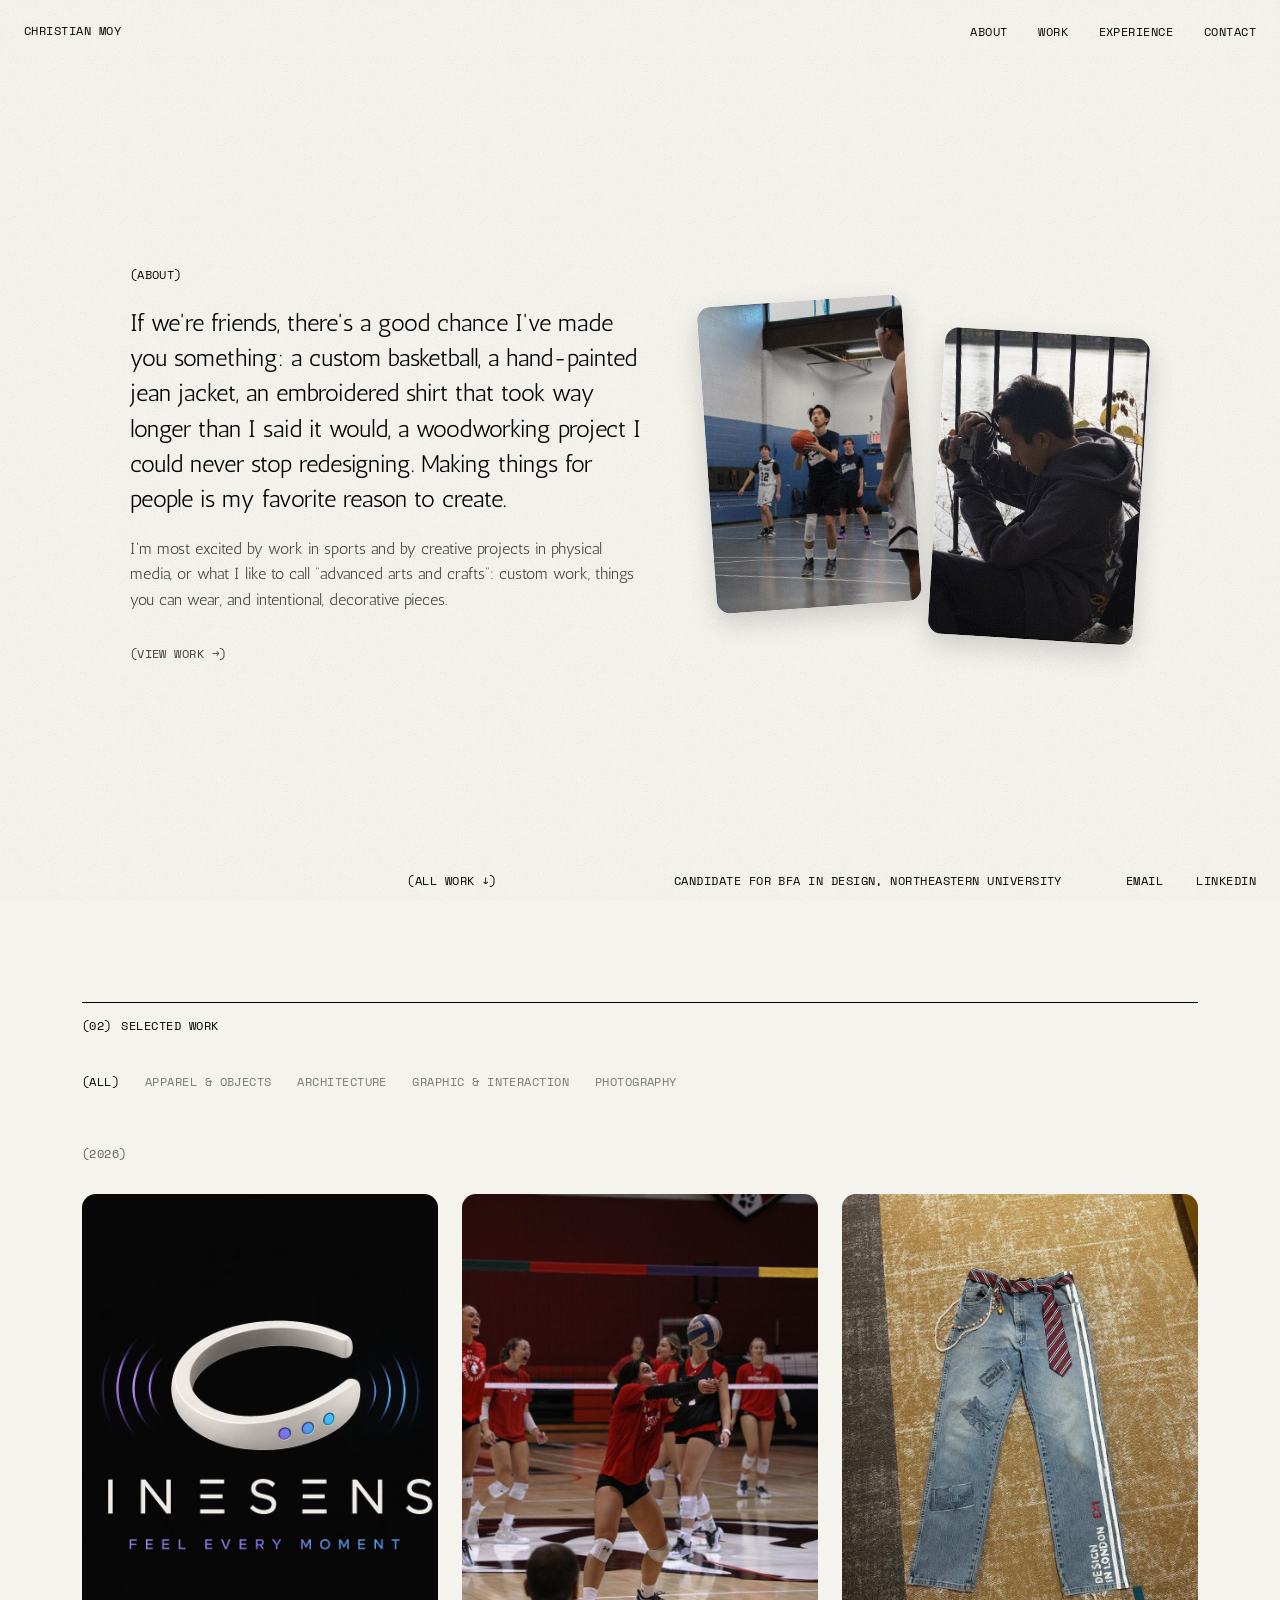
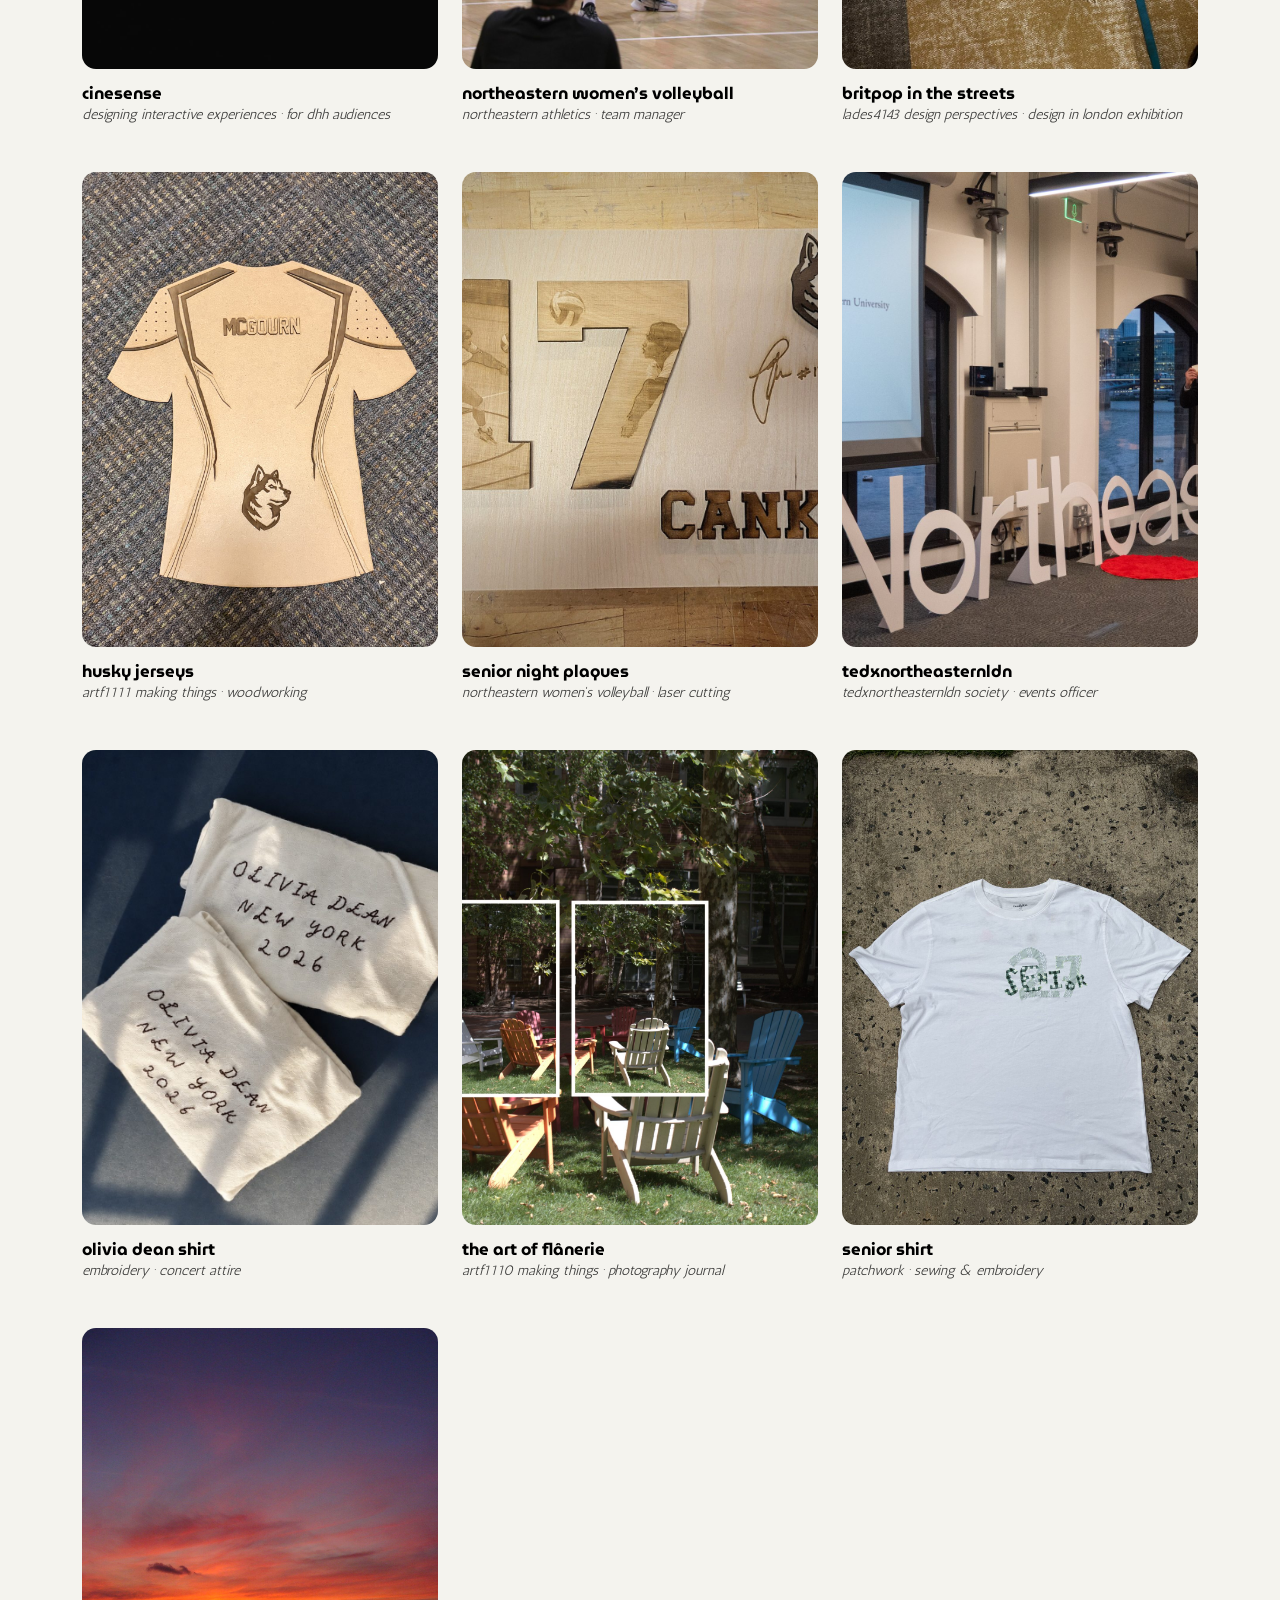
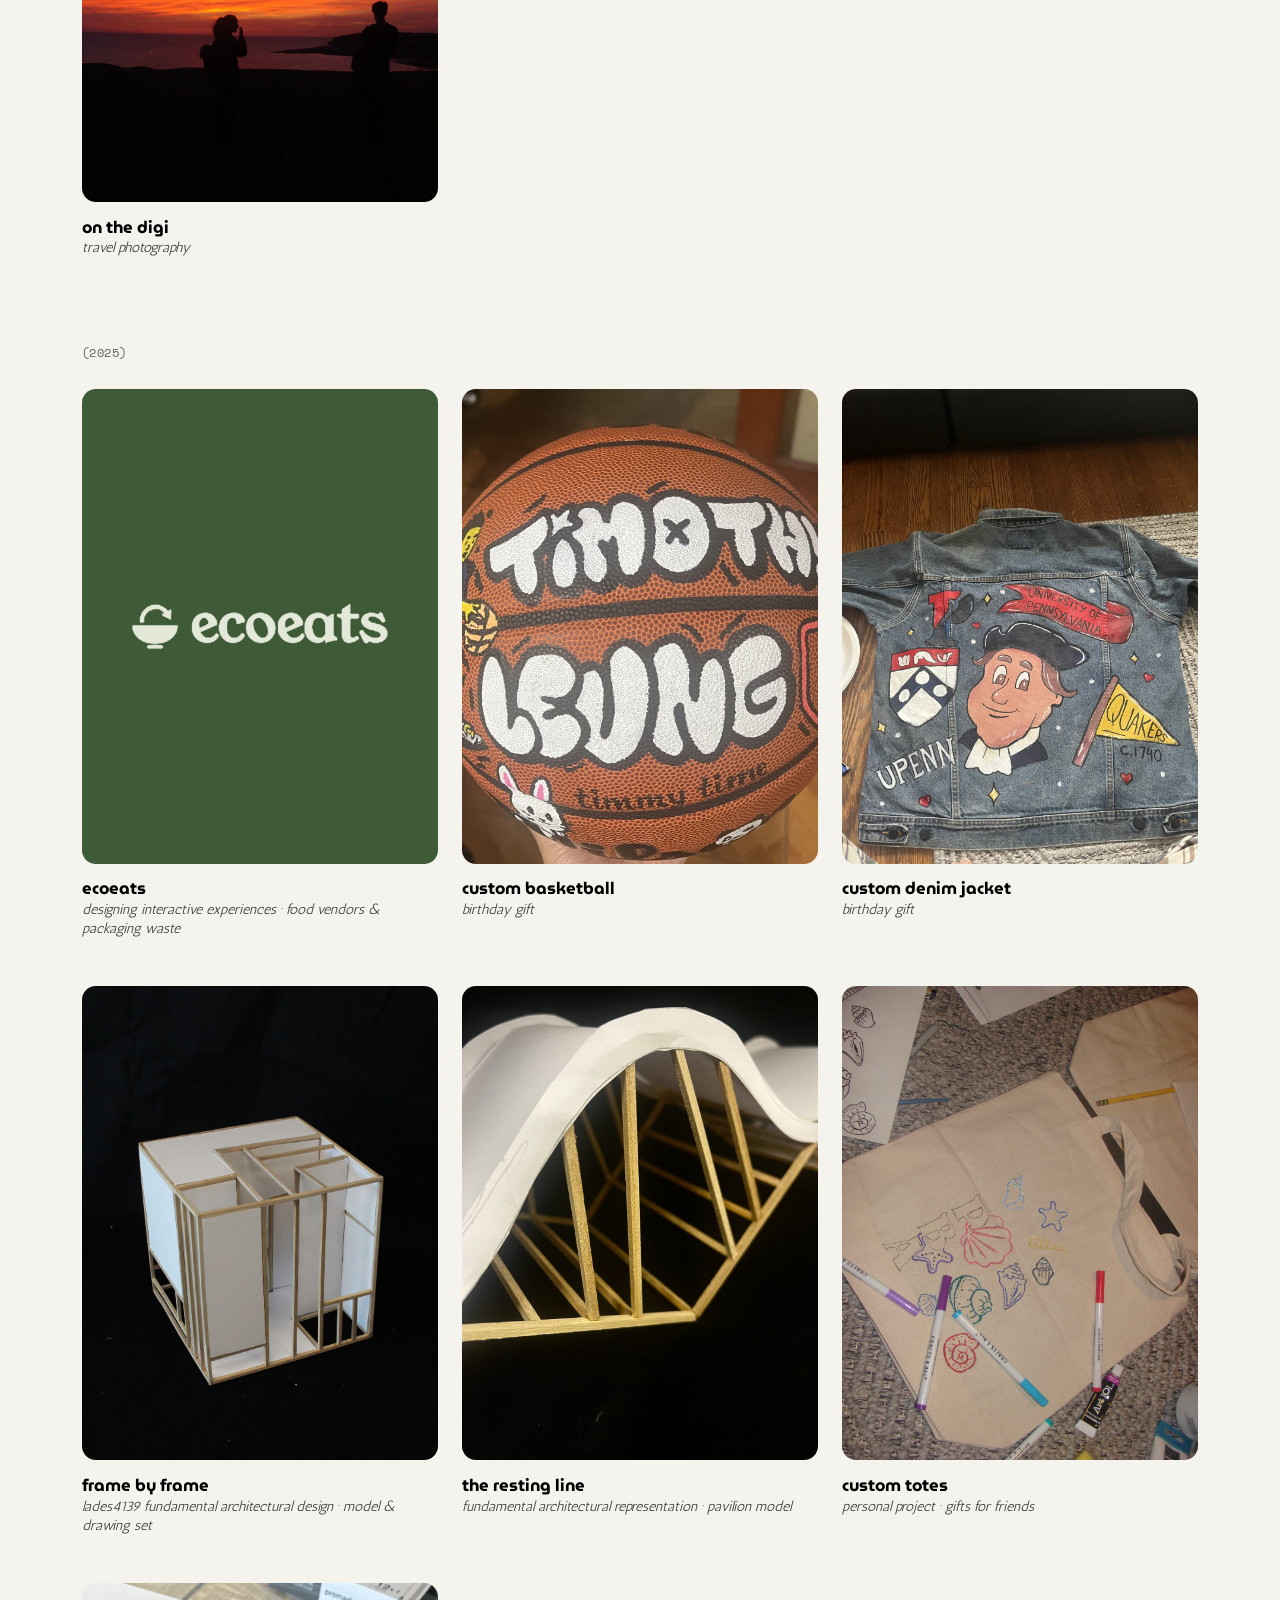
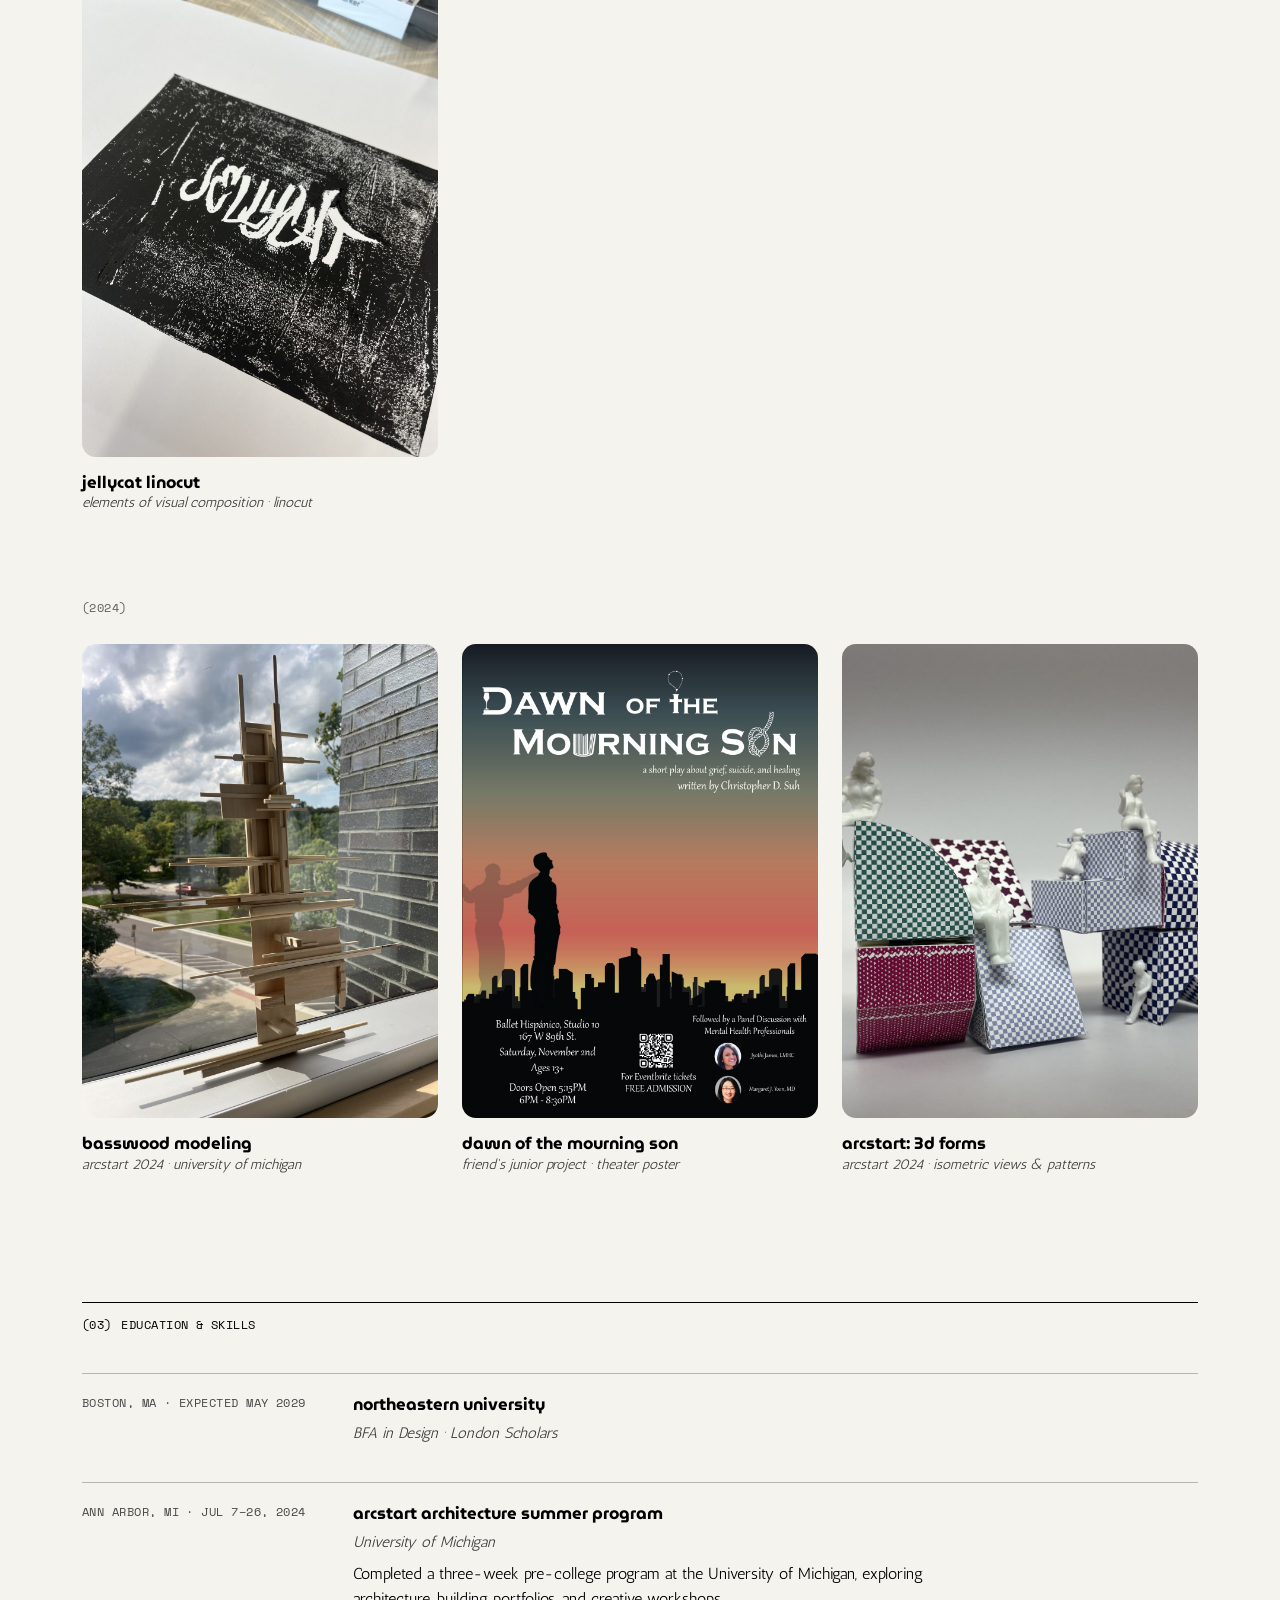
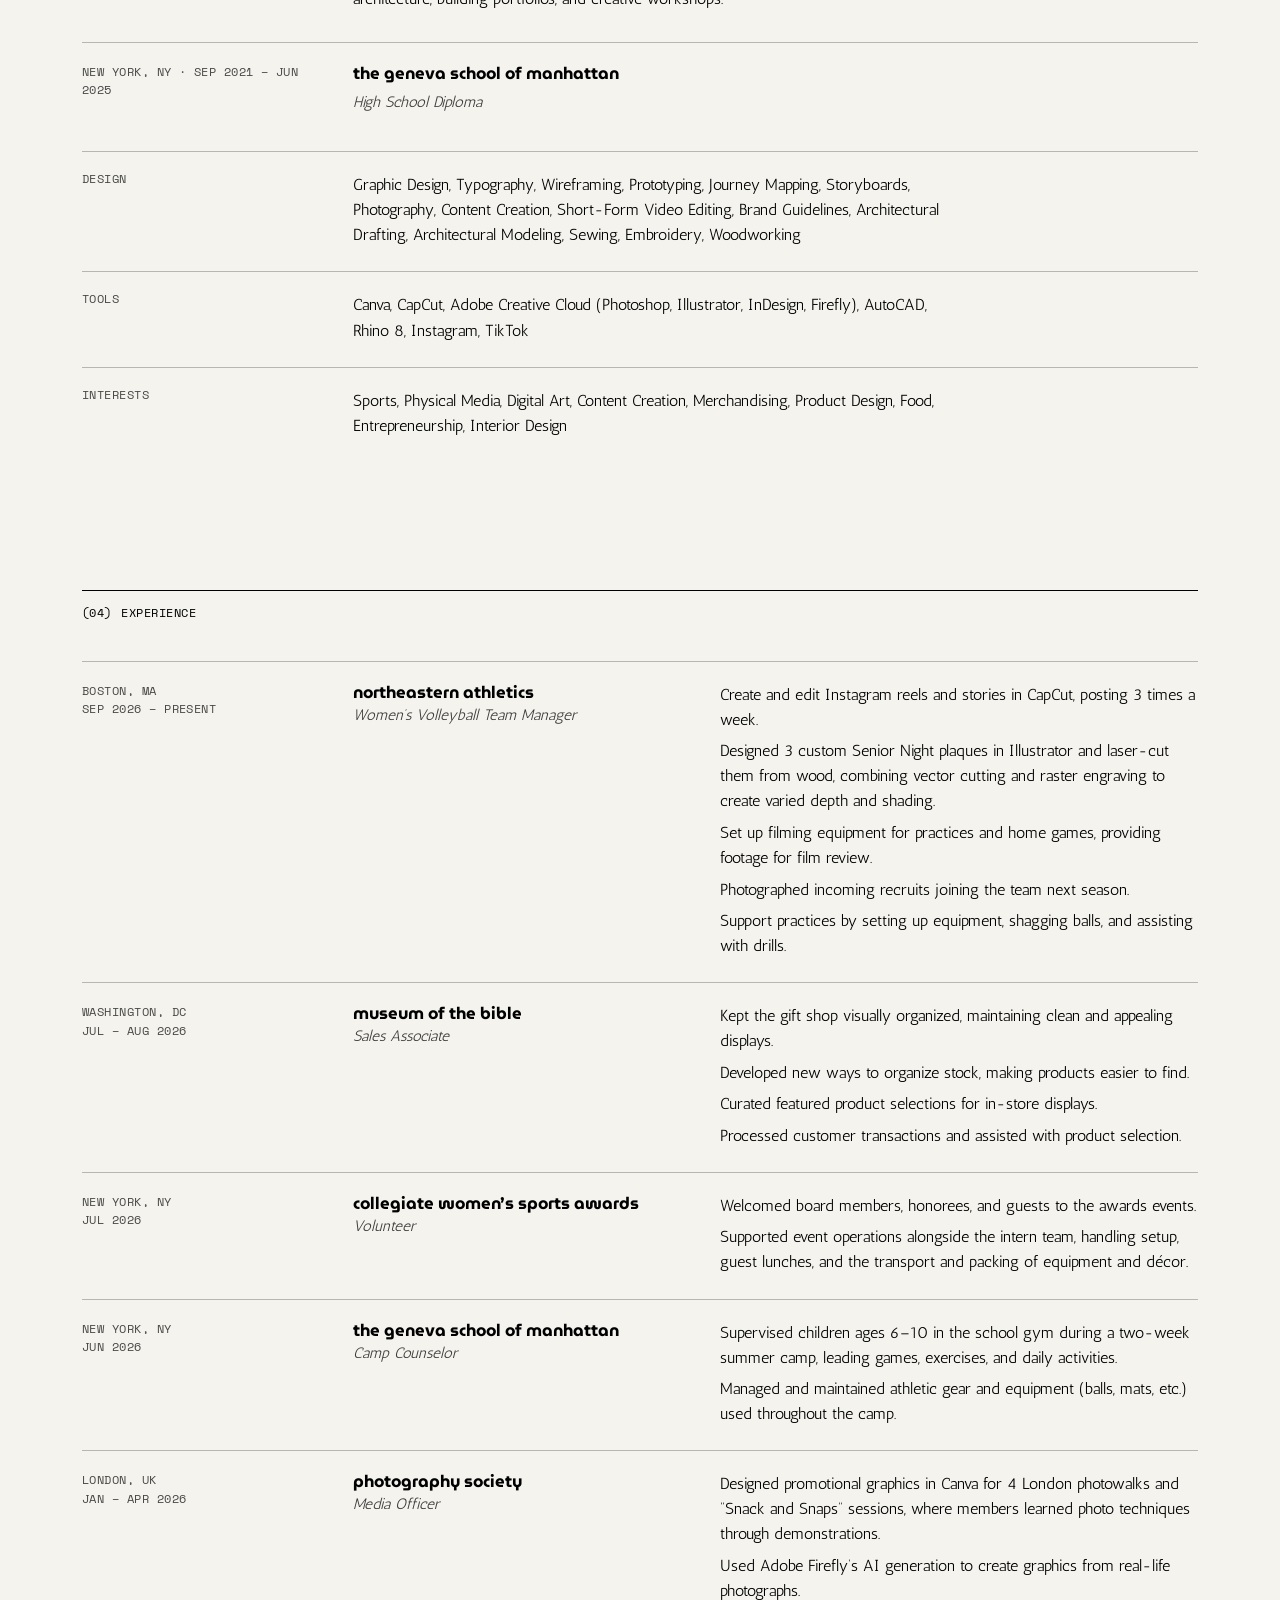
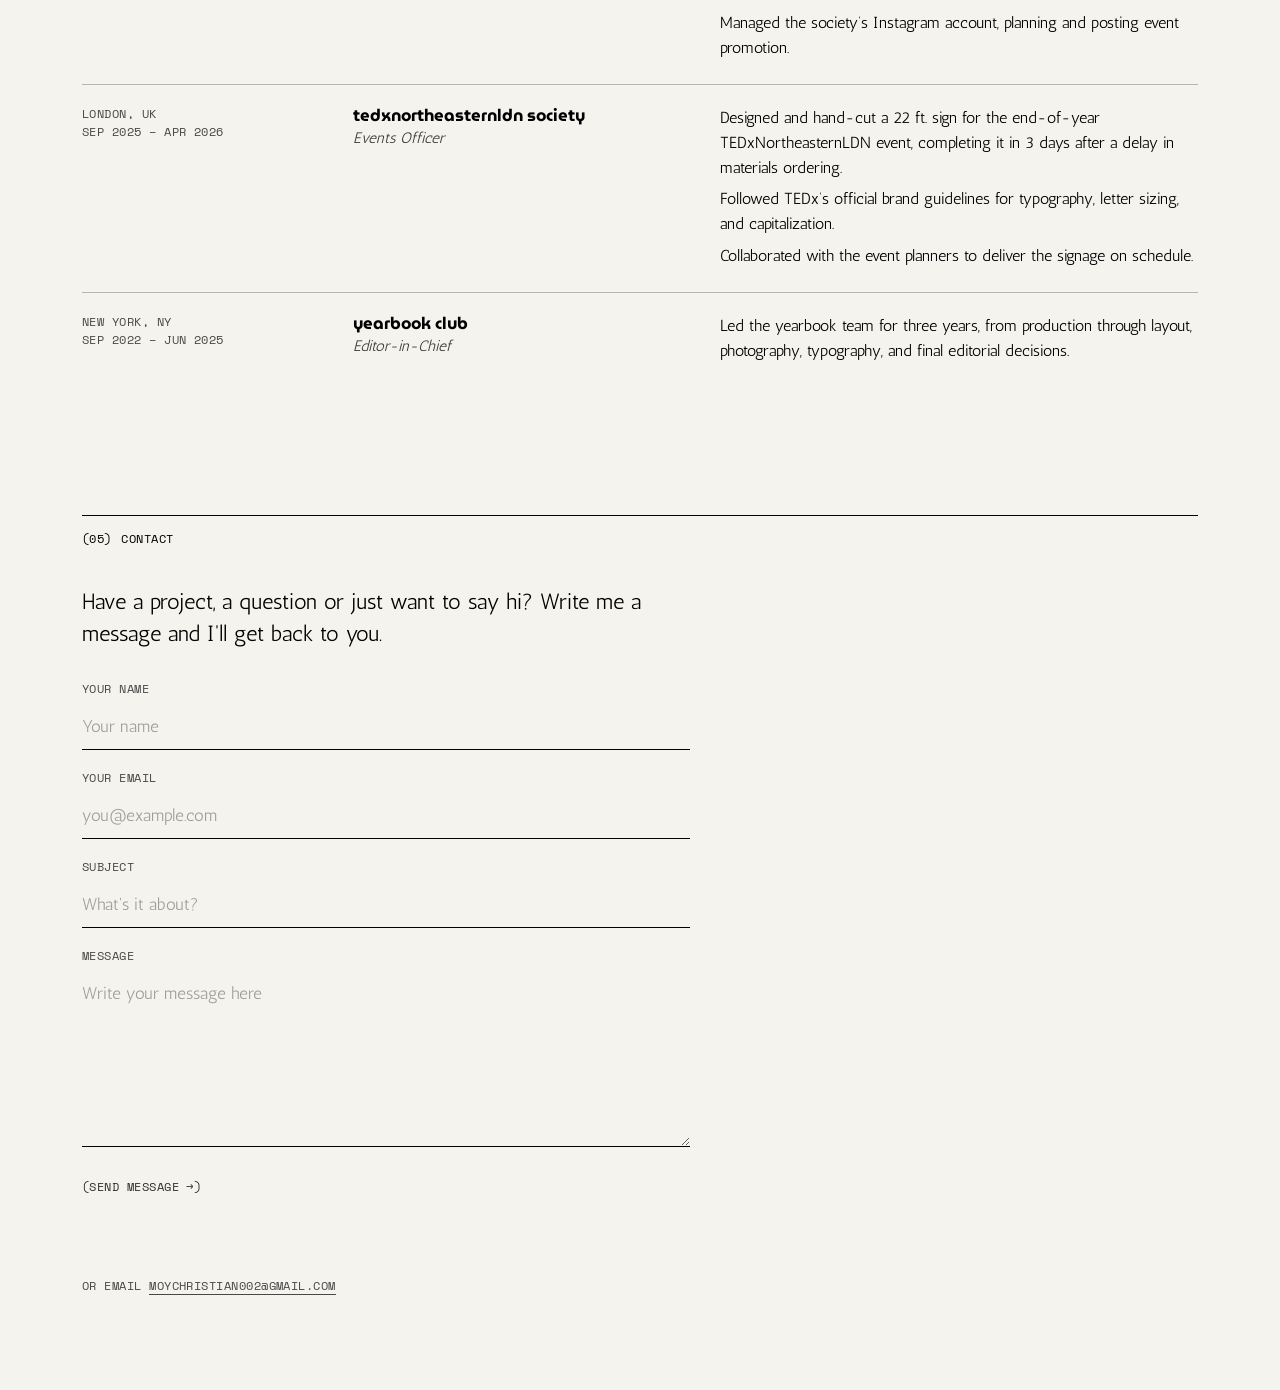
<file: index.html>
<!DOCTYPE html>
<html lang="en">
<head>
  <meta charset="UTF-8">
  <meta name="viewport" content="width=device-width, initial-scale=1.0">
  <title>Christian Moy — Design Portfolio</title>
  <meta name="description" content="Portfolio of Christian Moy, BFA Design student at Northeastern University. Product design, custom apparel, architecture models, typography, and photography.">
  <link rel="preconnect" href="https://fonts.googleapis.com">
  <link rel="preconnect" href="https://fonts.gstatic.com" crossorigin>
  <link href="https://fonts.googleapis.com/css2?family=Antic&family=MuseoModerno:wght@500;600;700&family=Space+Mono&display=swap" rel="stylesheet">
  <link rel="stylesheet" href="style.css?v=20261124a">
  <script>try{var f=JSON.parse(sessionStorage.getItem("page-fade"));if(f){var r=document.documentElement;r.style.setProperty("--page-bg",f[0]);r.style.setProperty("--page-ink",f[1]);r.classList.add("entering")}}catch(e){}</script>
</head>
<body>
  <header class="site-header">
    <a href="#top" class="logo">Christian Moy</a>
    <nav>
      <a href="#intro">About</a>
      <a href="#work">Work</a>
      <a href="#experience">Experience</a>
      <a href="#contact">Contact</a>
    </nav>
  </header>

  <main id="top">
    <section class="hero">
      <h1 class="sr-only">Christian Moy</h1>
      <div class="hero-strip">
        <!-- The landing opens with this blurb; the filmstrip takes its place on the first move (strip.js) -->
        <div class="intro" id="intro">
          <span class="intro-label mono">(About)</span>
          <!-- Two photos of Christian, angled like a small collage beside the blurb -->
          <div class="intro-photos">
            <img src="images/about/basketball.jpg" alt="Christian Moy shooting a free throw" width="933" height="1400">
            <img src="images/about/camera.jpg" alt="Christian Moy taking photos by the reservoir" width="571" height="857">
          </div>
          <div class="intro-text">
            <p>If we're friends, there's a good chance I've made you something: a custom basketball, a hand-painted jean jacket, an embroidered shirt that took way longer than I said it would, a woodworking project I could never stop redesigning. Making things for people is my favorite reason to create.</p>
            <p>I'm most excited by work in sports and by creative projects in physical media, or what I like to call &ldquo;advanced arts and crafts&rdquo;: custom work, things you can wear, and intentional, decorative pieces.</p>
          </div>
          <button class="intro-go mono" id="intro-go">(View work &rarr;)</button>
        </div>
        <div class="strip-caption" aria-live="polite">
          <span class="strip-title" id="strip-title"></span>
          <span class="strip-sub" id="strip-sub"></span>
        </div>
        <div class="strip" id="strip" tabindex="0" role="region" aria-roledescription="carousel" aria-label="All projects. Swipe, scroll sideways or use the arrow keys.">
          <div class="strip-track" id="strip-track"></div>
        </div>
      </div>
      <div class="hero-bottom mono">
        <a href="#work" class="hb-center">(All work &darr;)</a>
        <a href="#education" class="hb-blurb" title="Candidate for the Bachelor of Fine Arts in Design, Northeastern University">Candidate for BFA in Design, Northeastern University</a>
        <p class="hb-links">
          <a href="mailto:moychristian002@gmail.com" title="moychristian002@gmail.com">Email</a>
          <a href="https://www.linkedin.com/in/christian-moy" target="_blank" rel="noopener">LinkedIn</a>
        </p>
      </div>
    </section>

    <section id="work" class="section">
      <h2 class="section-title"><span class="mono">(02)</span> <span class="mono">Selected work</span></h2>
      <div class="filters" id="filters"></div>
      <div class="grid" id="project-grid"></div>
    </section>

    <section id="education" class="section">
      <h2 class="section-title"><span class="mono">(03)</span> <span class="mono">Education &amp; skills</span></h2>
      <div class="columns">
        <div>
          <div class="entry compact">
            <h3>Northeastern University</h3>
            <p class="role">BFA in Design · London Scholars</p>
            <p class="meta">Boston, MA · Expected May 2029</p>
          </div>
          <div class="entry compact">
            <h3>ArcStart Architecture Summer Program</h3>
            <p class="role">University of Michigan</p>
            <p class="meta">Ann Arbor, MI · Jul 7–26, 2024</p>
            <p>Completed a three-week pre-college program at the University of Michigan, exploring architecture, building portfolios, and creative workshops.</p>
          </div>
          <div class="entry compact">
            <h3>The Geneva School of Manhattan</h3>
            <p class="role">High School Diploma</p>
            <p class="meta">New York, NY · Sep 2021 – Jun 2025</p>
          </div>
        </div>
        <div>
          <div class="entry compact">
            <h3>Design</h3>
            <p>Graphic Design, Typography, Wireframing, Prototyping, Journey Mapping, Storyboards, Photography,
              Content Creation, Short-Form Video Editing, Brand Guidelines, Architectural Drafting,
              Architectural Modeling, Sewing, Embroidery, Woodworking</p>
          </div>
          <div class="entry compact">
            <h3>Tools</h3>
            <p>Canva, CapCut, Adobe Creative Cloud (Photoshop, Illustrator, InDesign, Firefly), AutoCAD, Rhino 8, Instagram, TikTok</p>
          </div>
          <div class="entry compact">
            <h3>Interests</h3>
            <p>Sports, Physical Media, Digital Art, Content Creation, Merchandising, Product Design, Food,
              Entrepreneurship, Interior Design</p>
          </div>
        </div>
      </div>
    </section>

    <section id="experience" class="section">
      <h2 class="section-title"><span class="mono">(04)</span> <span class="mono">Experience</span></h2>
      <div class="timeline">

      <div class="entry">
        <div class="entry-head">
          <div><h3>Northeastern Athletics</h3><p class="role">Women’s Volleyball Team Manager</p></div>
          <div class="meta">Boston, MA<br>Sep 2026 – Present</div>
        </div>
        <ul>
          <li>Create and edit Instagram reels and stories in CapCut, posting 3 times a week.</li>
          <li>Designed 3 custom Senior Night plaques in Illustrator and laser-cut them from wood, combining vector cutting and raster engraving to create varied depth and shading.</li>
          <li>Set up filming equipment for practices and home games, providing footage for film review.</li>
          <li>Photographed incoming recruits joining the team next season.</li>
          <li>Support practices by setting up equipment, shagging balls, and assisting with drills.</li>
        </ul>
      </div>

      <div class="entry">
        <div class="entry-head">
          <div><h3>Museum of the Bible</h3><p class="role">Sales Associate</p></div>
          <div class="meta">Washington, DC<br>Jul – Aug 2026</div>
        </div>
        <ul>
          <li>Kept the gift shop visually organized, maintaining clean and appealing displays.</li>
          <li>Developed new ways to organize stock, making products easier to find.</li>
          <li>Curated featured product selections for in-store displays.</li>
          <li>Processed customer transactions and assisted with product selection.</li>
        </ul>
      </div>

      <div class="entry">
        <div class="entry-head">
          <div><h3>Collegiate Women’s Sports Awards</h3><p class="role">Volunteer</p></div>
          <div class="meta">New York, NY<br>Jul 2026</div>
        </div>
        <ul>
          <li>Welcomed board members, honorees, and guests to the awards events.</li>
          <li>Supported event operations alongside the intern team, handling setup, guest lunches, and the transport and packing of equipment and décor.</li>
        </ul>
      </div>

      <div class="entry">
        <div class="entry-head">
          <div><h3>The Geneva School of Manhattan</h3><p class="role">Camp Counselor</p></div>
          <div class="meta">New York, NY<br>Jun 2026</div>
        </div>
        <ul>
          <li>Supervised children ages 6–10 in the school gym during a two-week summer camp, leading games, exercises, and daily activities.</li>
          <li>Managed and maintained athletic gear and equipment (balls, mats, etc.) used throughout the camp.</li>
        </ul>
      </div>

      <div class="entry">
        <div class="entry-head">
          <div><h3>Photography Society</h3><p class="role">Media Officer</p></div>
          <div class="meta">London, UK<br>Jan – Apr 2026</div>
        </div>
        <ul>
          <li>Designed promotional graphics in Canva for 4 London photowalks and “Snack and Snaps” sessions, where members learned photo techniques through demonstrations.</li>
          <li>Used Adobe Firefly’s AI generation to create graphics from real-life photographs.</li>
          <li>Managed the society’s Instagram account, planning and posting event promotion.</li>
        </ul>
      </div>

      <div class="entry">
        <div class="entry-head">
          <div><h3>TEDxNortheasternLDN Society</h3><p class="role">Events Officer</p></div>
          <div class="meta">London, UK<br>Sep 2025 – Apr 2026</div>
        </div>
        <ul>
          <li>Designed and hand-cut a 22 ft. sign for the end-of-year TEDxNortheasternLDN event, completing it in 3 days after a delay in materials ordering.</li>
          <li>Followed TEDx’s official brand guidelines for typography, letter sizing, and capitalization.</li>
          <li>Collaborated with the event planners to deliver the signage on schedule.</li>
        </ul>
      </div>

      <div class="entry">
        <div class="entry-head">
          <div><h3>Yearbook Club</h3><p class="role">Editor-in-Chief</p></div>
          <div class="meta">New York, NY<br>Sep 2022 – Jun 2025</div>
        </div>
        <ul>
          <li>Led the yearbook team for three years, from production through layout, photography, typography, and final editorial decisions.</li>
        </ul>
      </div>
      </div>
    </section>

    <section id="contact" class="section contact-section">
      <h2 class="section-title"><span class="mono">(05)</span> <span class="mono">Contact</span></h2>
      <div class="contact-wrap">
        <p class="contact-lede">Have a project, a question or just want to say hi? Write me a message and I'll get back to you.</p>
        <form class="contact-form" id="contact-form" novalidate>
          <label class="mono" for="cf-name">Your name</label>
          <input type="text" id="cf-name" name="name" autocomplete="name" placeholder="Your name">
          <label class="mono" for="cf-email">Your email</label>
          <input type="email" id="cf-email" name="email" autocomplete="email" required placeholder="you@example.com">
          <label class="mono" for="cf-subject">Subject</label>
          <input type="text" id="cf-subject" name="subject" autocomplete="off" maxlength="150" placeholder="What's it about?">
          <label class="mono" for="cf-message">Message</label>
          <textarea id="cf-message" name="message" rows="6" required placeholder="Write your message here"></textarea>
          <!-- Spam trap: people never see or fill this in, bots do -->
          <input type="text" id="cf-website" name="website" class="cf-honey" tabindex="-1" autocomplete="off" aria-hidden="true">
          <button type="submit" class="cf-send mono">(Send message &rarr;)</button>
          <p class="cf-status" id="cf-status" role="status" aria-live="polite"></p>
        </form>
        <p class="contact-alt mono">Or email <a href="mailto:moychristian002@gmail.com">moychristian002@gmail.com</a></p>
      </div>
    </section>
  </main>


  <script src="projects.js?v=20261124a"></script>
  <script src="script.js?v=20261124a"></script>
  <script src="strip.js?v=20261124a"></script>
  <script src="contact.js?v=20261124a"></script>
  <script src="fade.js?v=20261124a"></script>
  <script src="effects.js?v=20261124a"></script>
</body>
</html>
</file>
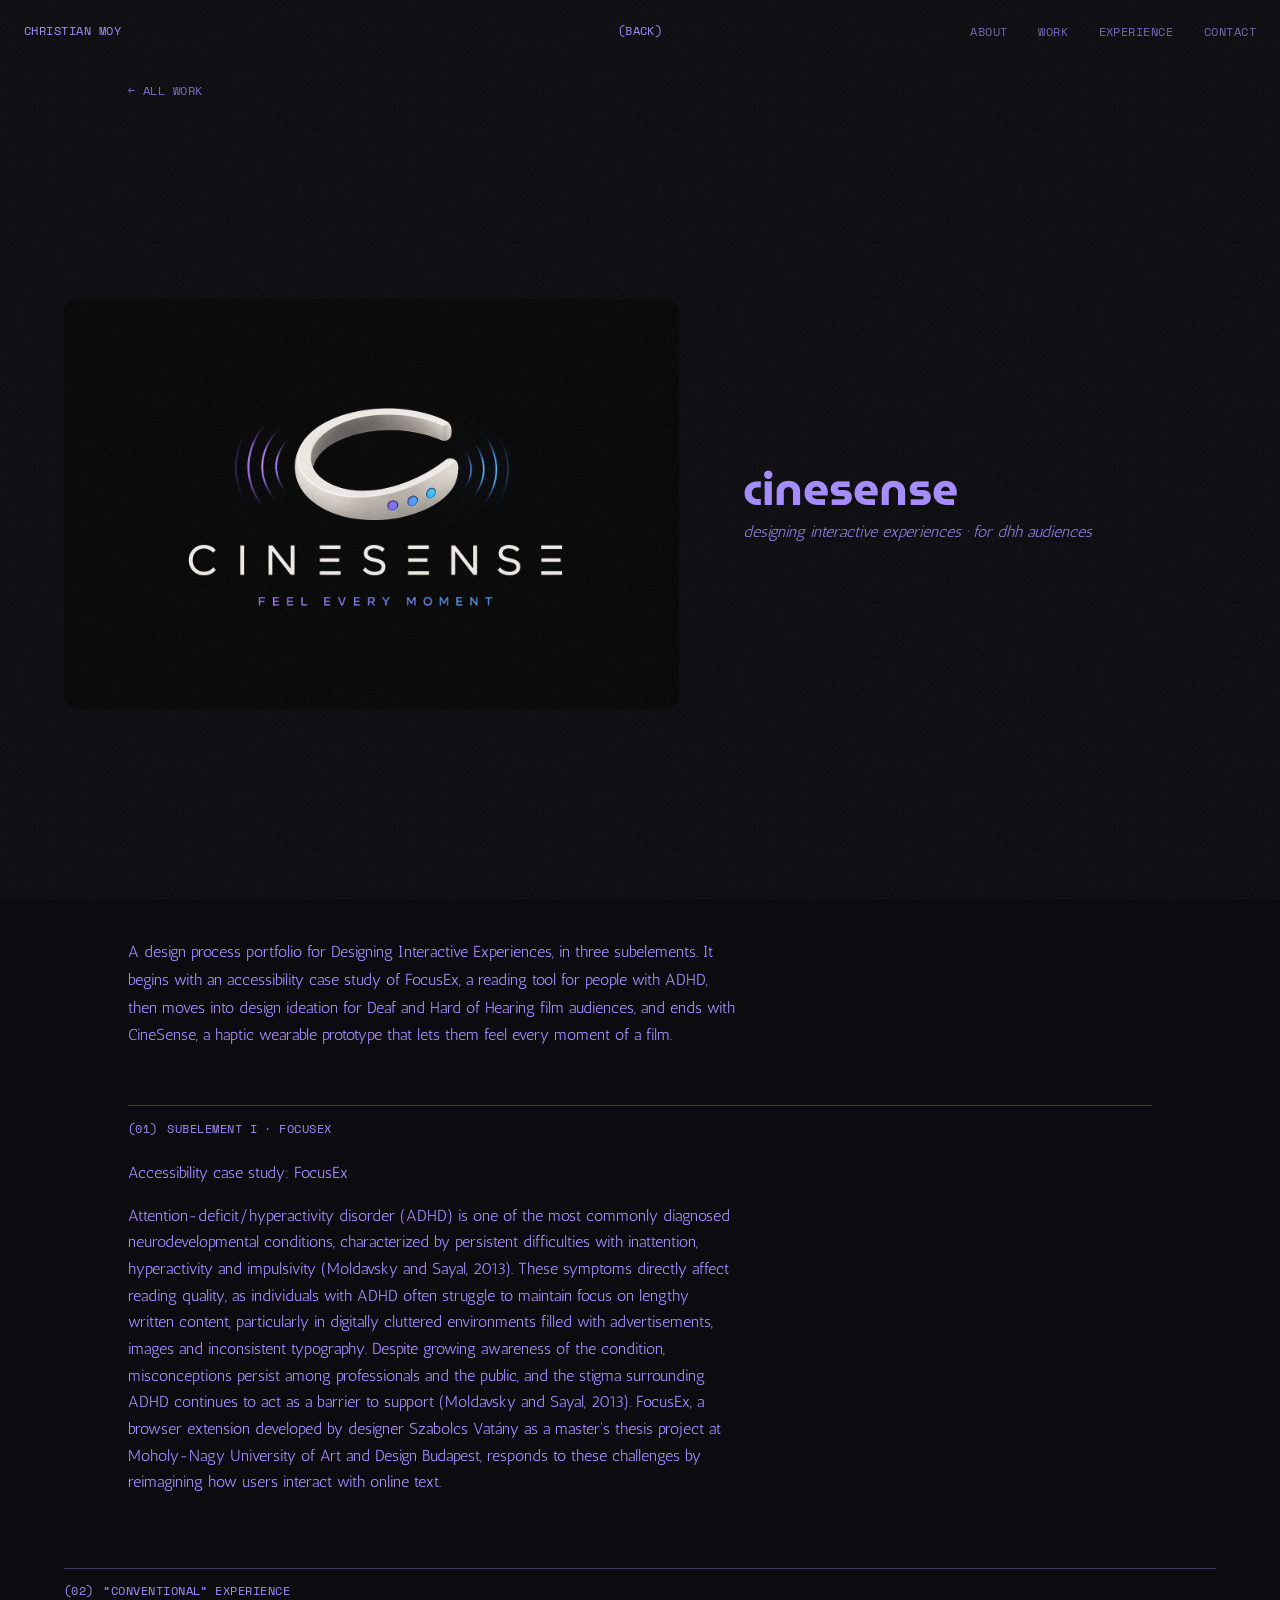
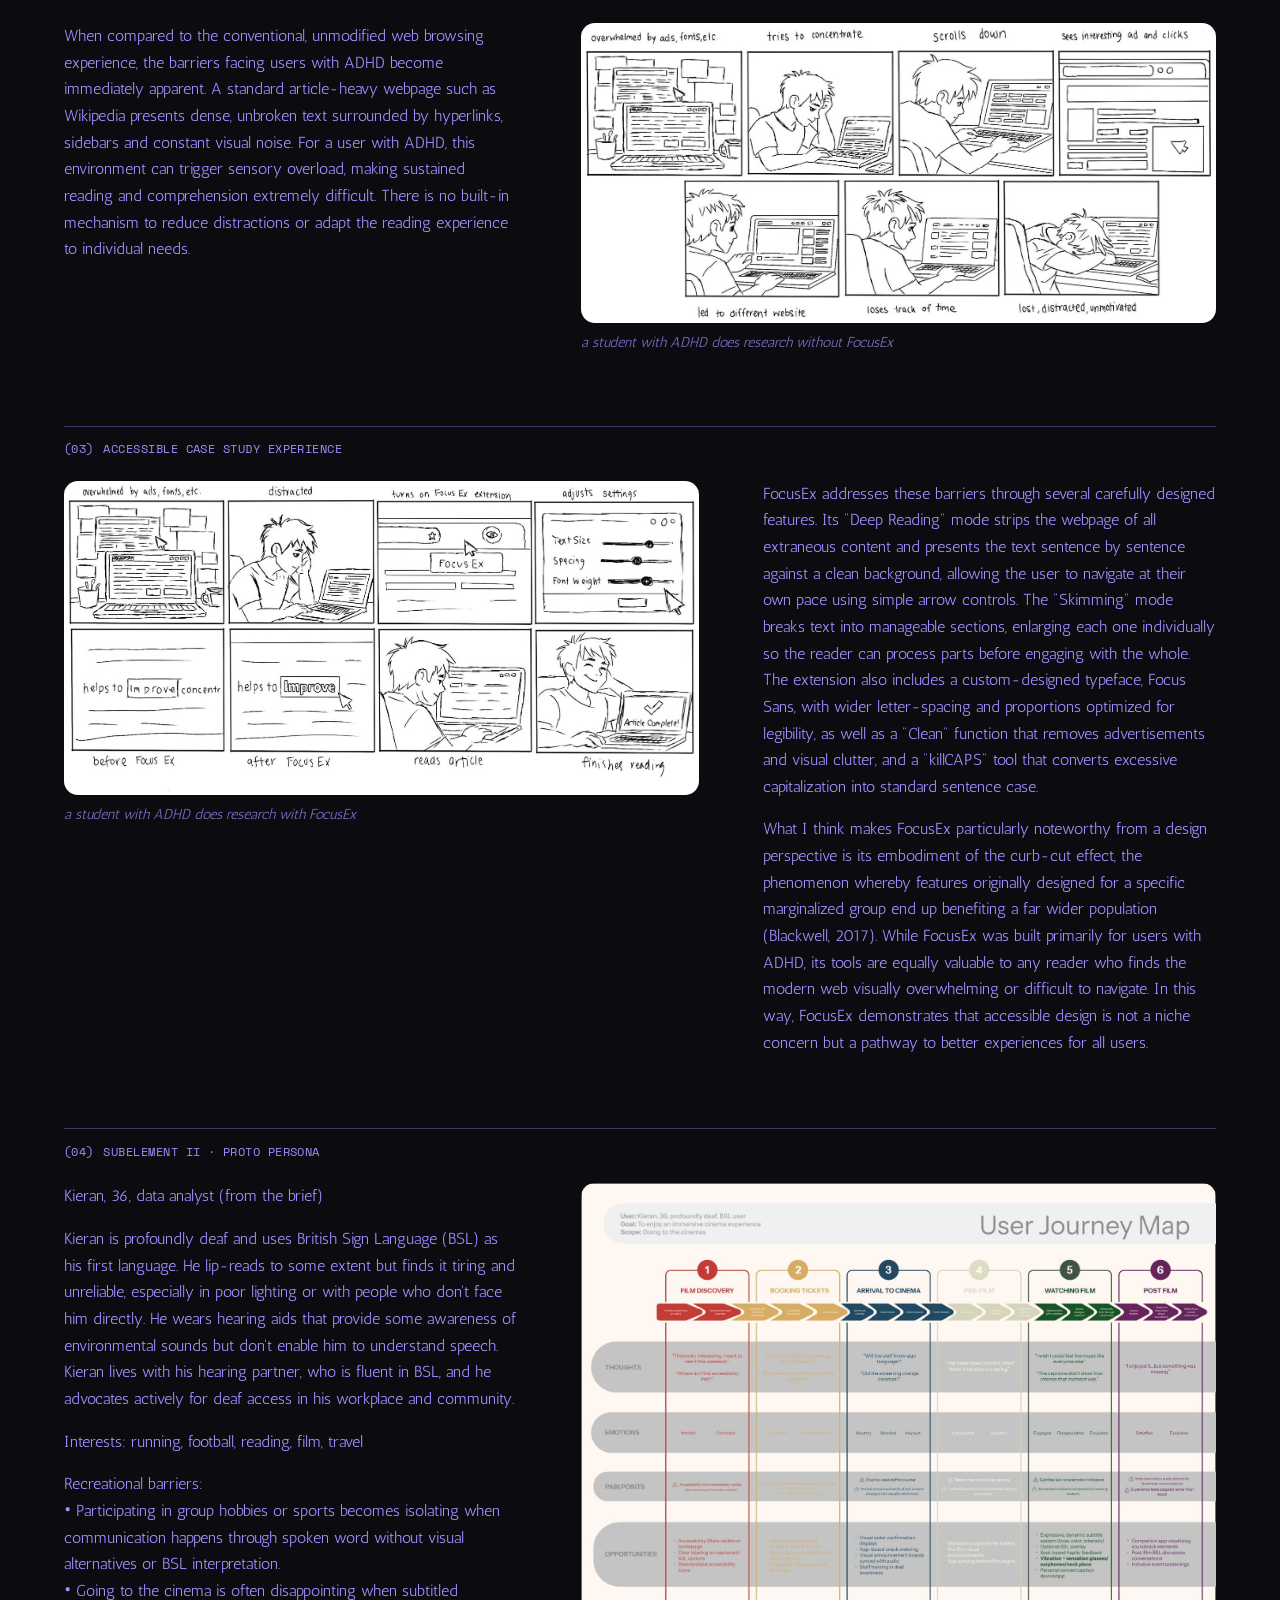
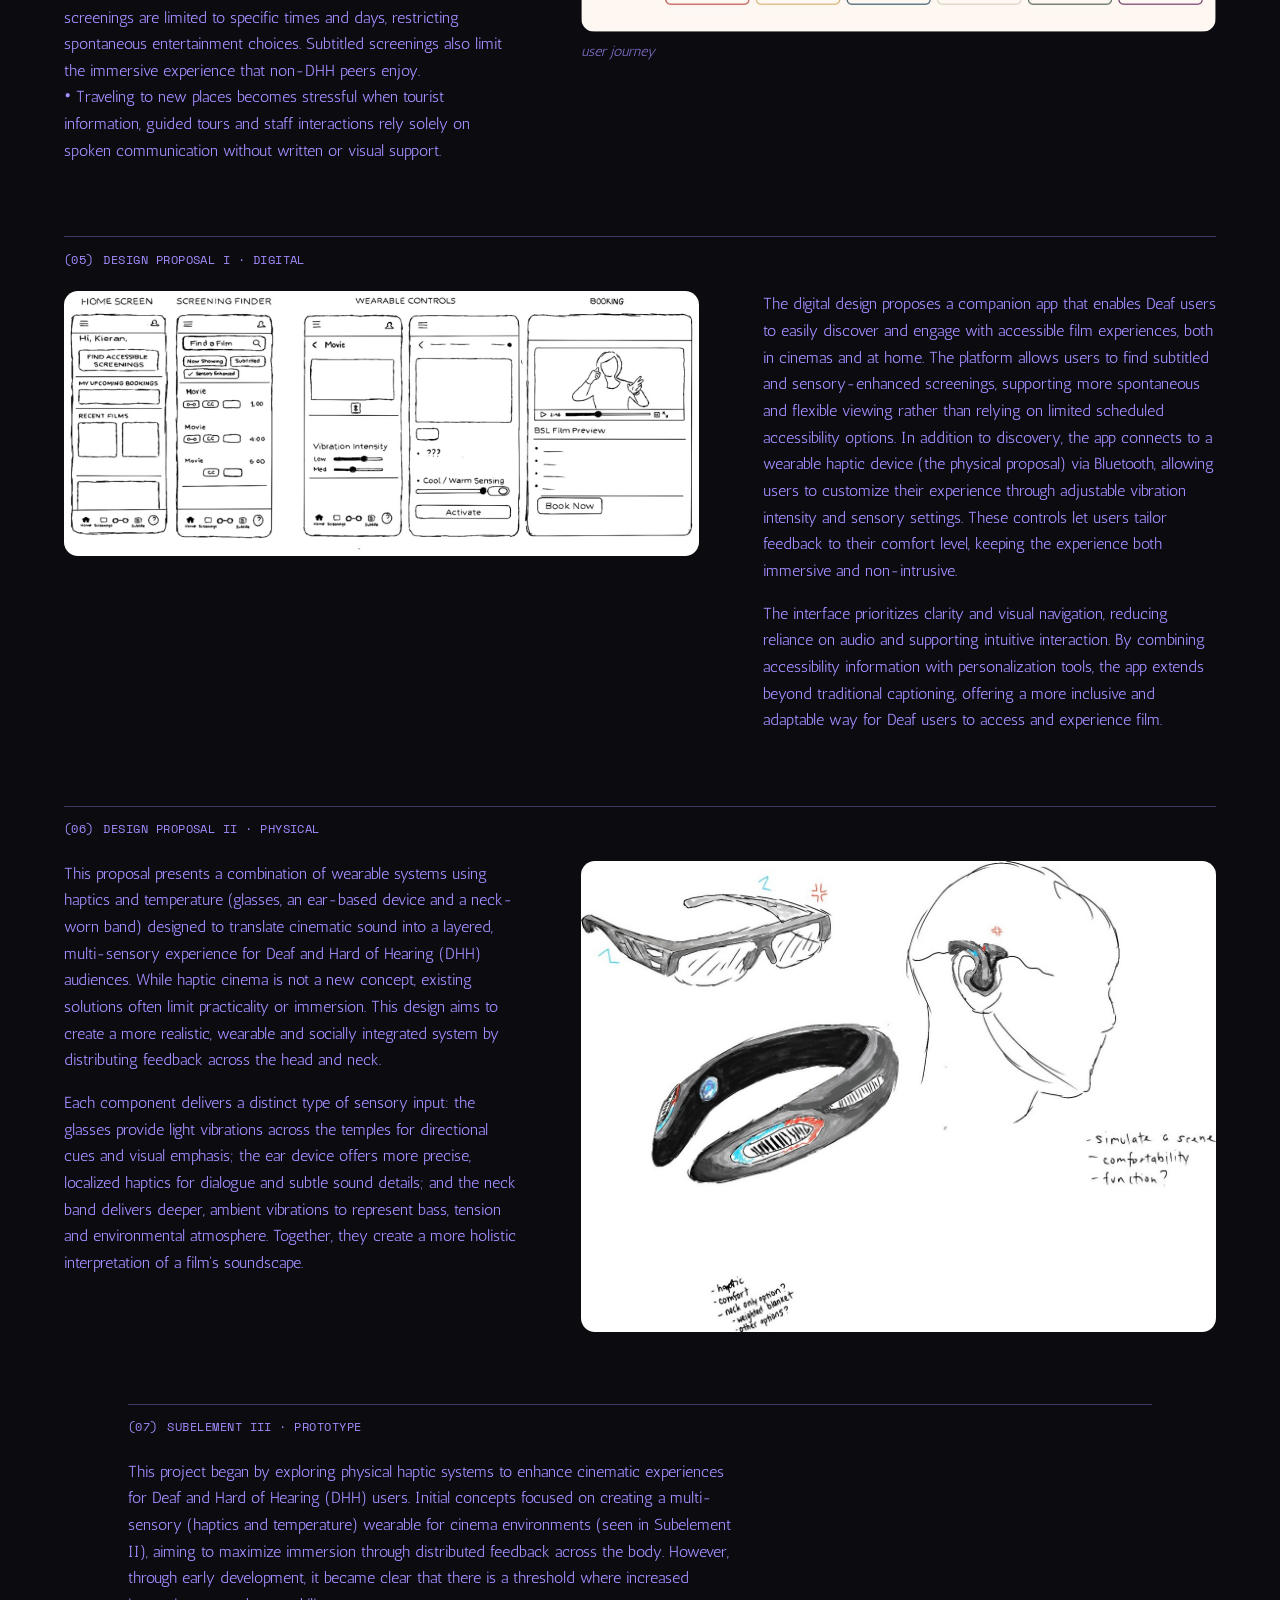
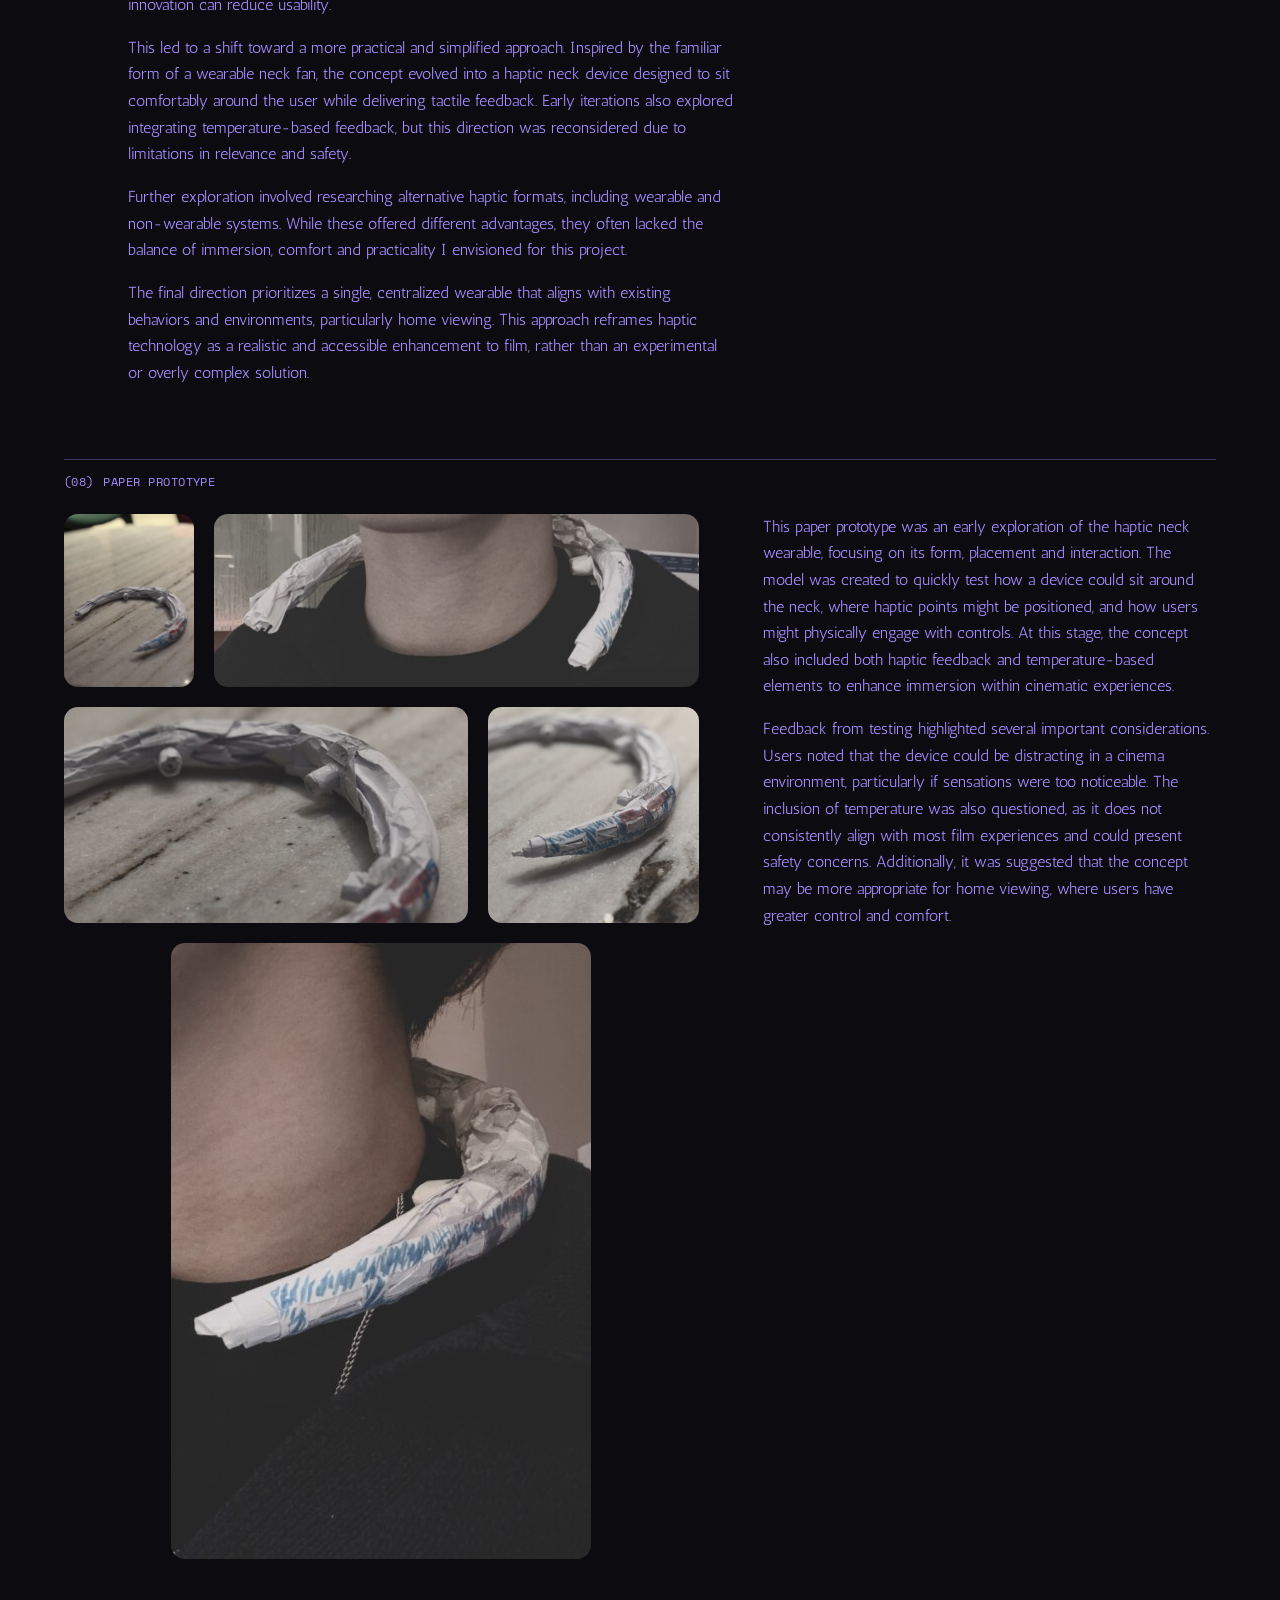
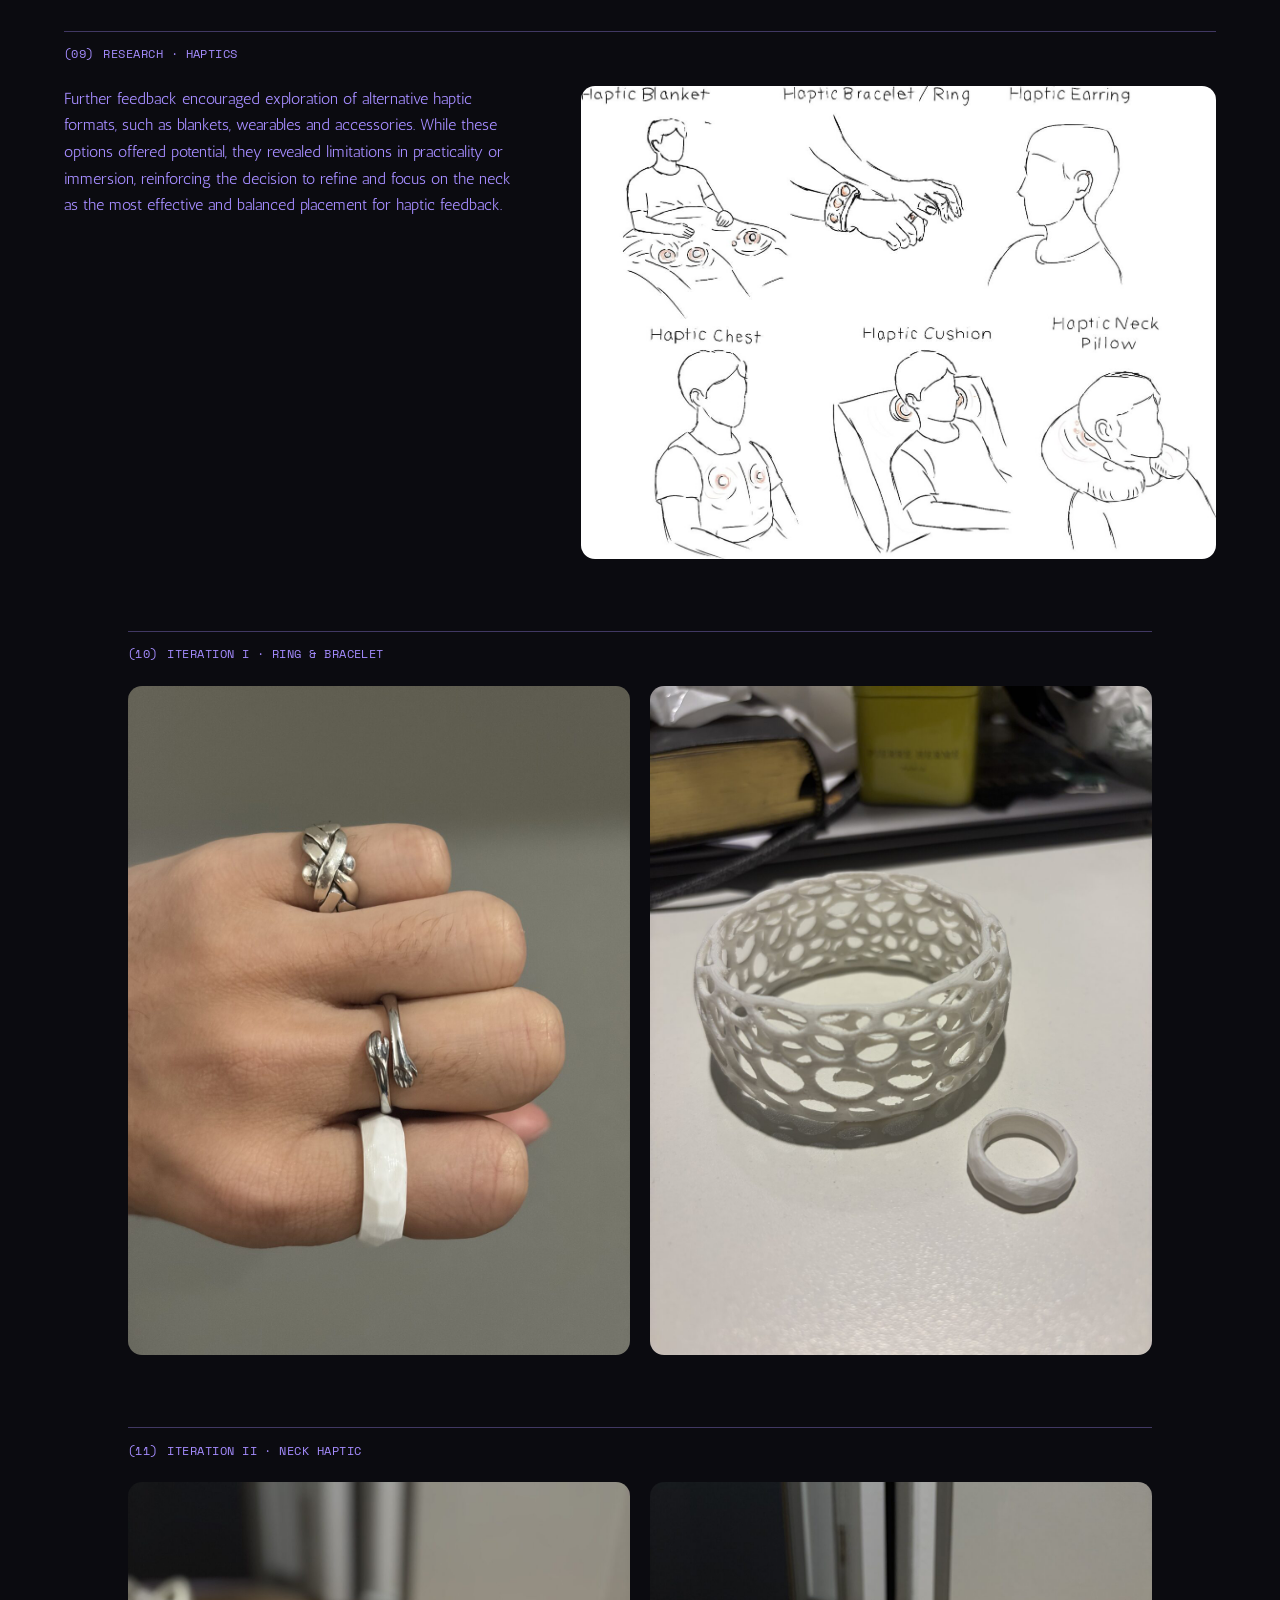
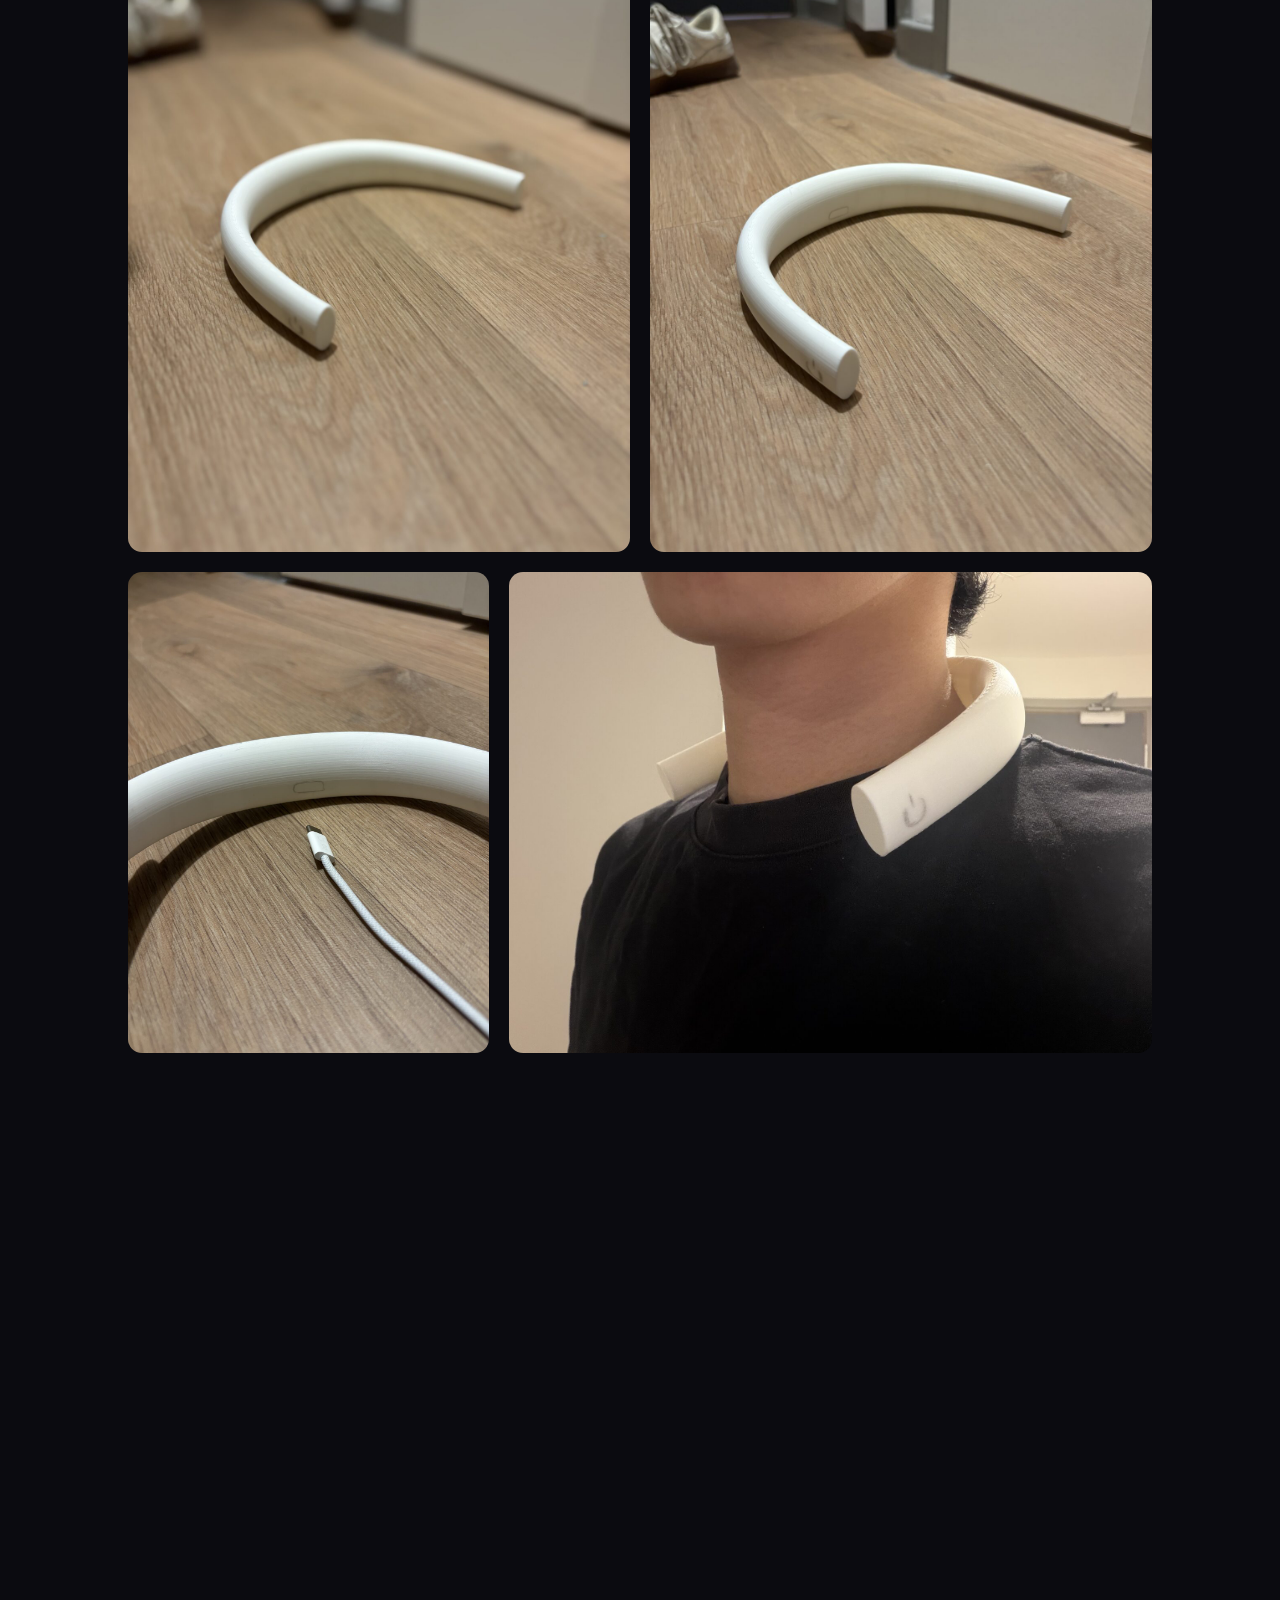
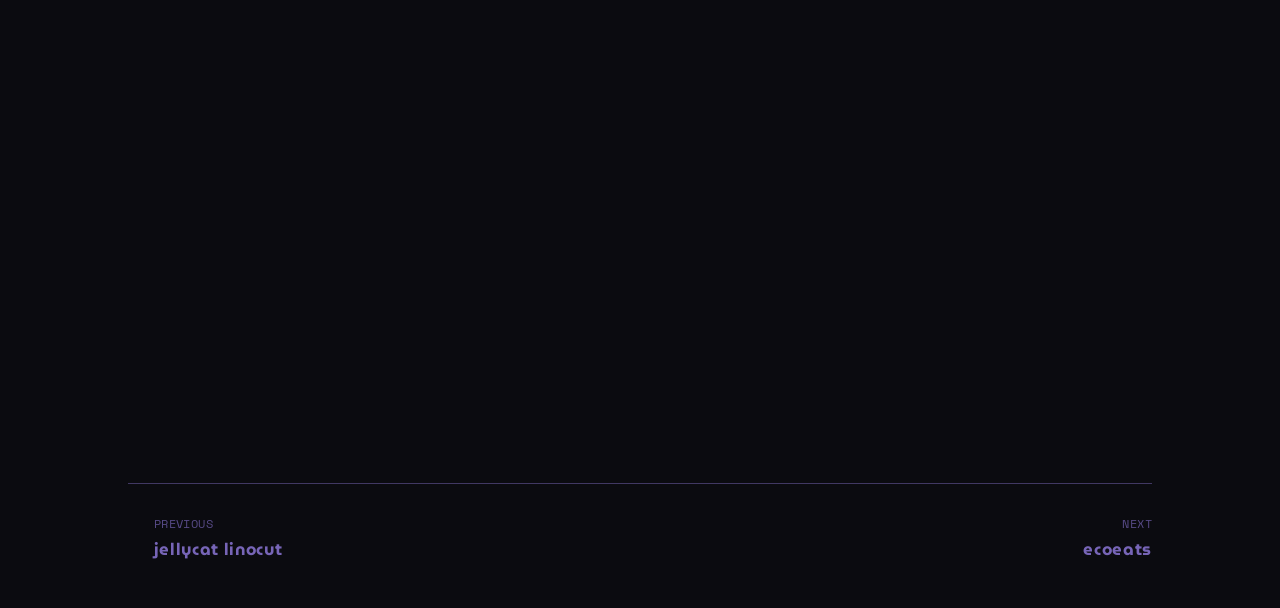
<file: project.html>
<!DOCTYPE html>
<html lang="en">
<head>
  <meta charset="UTF-8">
  <meta name="viewport" content="width=device-width, initial-scale=1.0">
  <meta name="referrer" content="strict-origin-when-cross-origin">
  <title>Christian Moy — Project</title>
  <link rel="preconnect" href="https://fonts.googleapis.com">
  <link rel="preconnect" href="https://fonts.gstatic.com" crossorigin>
  <link href="https://fonts.googleapis.com/css2?family=Antic&family=MuseoModerno:wght@500;600;700&family=Space+Mono&display=swap" rel="stylesheet">
  <link rel="stylesheet" href="style.css?v=20261124a">
  <script>try{var f=JSON.parse(sessionStorage.getItem("page-fade"));if(f){var r=document.documentElement;r.style.setProperty("--page-bg",f[0]);r.style.setProperty("--page-ink",f[1]);r.classList.add("entering")}}catch(e){}</script>
</head>
<body class="project-page">
  <header class="site-header">
    <a href="index.html" class="logo">Christian Moy</a>
    <a href="index.html" class="header-center">(Back)</a>
    <nav>
      <a href="index.html#intro">About</a>
      <a href="index.html#work">Work</a>
      <a href="index.html#experience">Experience</a>
      <a href="index.html#contact">Contact</a>
    </nav>
  </header>

  <main>
    <article class="article" id="article">
      <a href="index.html" class="back">&larr; all work</a>
      <div class="article-top">
        <figure class="article-hero"><img id="hero-img" alt=""></figure>
        <header class="article-head">
          <h1 id="title"></h1>
          <p class="article-sub" id="subtitle"></p>
        </header>
      </div>
      <div class="article-body" id="body"></div>
      <dl class="article-details" id="details" hidden></dl>
      <div id="sections"></div>
      <nav class="article-nav">
        <a id="prev-link"></a>
        <a id="next-link"></a>
      </nav>
    </article>
  </main>


  <div class="lightbox" id="lightbox" hidden>
    <button class="lb-close" aria-label="Close">&times;</button>
    <button class="lb-prev" aria-label="Previous image">&lsaquo;</button>
    <figure>
      <img id="lb-img" alt="">
      <video id="lb-video" controls playsinline loop hidden></video>
      <figcaption><span class="lb-caption" id="lb-caption"></span><span class="lb-count" id="lb-count"></span></figcaption>
    </figure>
    <button class="lb-next" aria-label="Next image">&rsaquo;</button>
  </div>

  <script src="projects.js?v=20261124a"></script>
  <script src="fade.js?v=20261124a"></script>
  <script src="project.js?v=20261124a"></script>
  <script src="effects.js?v=20261124a"></script>
</body>
</html>
</file>
<file: style.css>
/* Look & feel from Christian's portfolio mood board:
   Museo Moderno (bold, lowercase) for titles, italic Antic for subtext,
   black & white base, each project gets its own color world in the gallery. */
:root {
  --text: #000;
  --muted: #6f6f6f;
  --line: #e6e6e6;
  --bg: #fff;
  --max: 1180px;
  --radius: 14px;
  --title: "MuseoModerno", system-ui, sans-serif;
  --body: "Antic", system-ui, sans-serif;
}

* { box-sizing: border-box; margin: 0; padding: 0; }

html { scroll-behavior: smooth; }

body {
  font-family: var(--body);
  color: var(--page-ink, var(--text));
  background: var(--page-bg, var(--bg));
  transition: background-color 0.6s ease, color 0.6s ease;
  line-height: 1.6;
  -webkit-font-smoothing: antialiased;
}

a { color: inherit; }

h1, h2, h3, .logo { font-family: var(--title); text-transform: lowercase; }

.site-header {
  position: sticky;
  top: 0;
  z-index: 10;
  display: flex;
  justify-content: space-between;
  align-items: center;
  max-width: var(--max);
  margin: 0 auto;
  padding: 1.4rem 2rem;
  background: color-mix(in srgb, var(--page-bg, #fff) 92%, transparent);
  transition: background-color 0.6s ease;
  backdrop-filter: blur(8px);
}

.logo { font-weight: 600; font-size: 1.15rem; text-decoration: none; }

nav a {
  margin-left: 1.75rem;
  text-decoration: none;
  font-size: 0.95rem;
  text-transform: lowercase;
  color: var(--muted);
  transition: color 0.2s;
}
nav a:hover { color: var(--text); }

main { max-width: var(--max); margin: 0 auto; padding: 0 2rem; }

.hero { padding: 9rem 0 7rem; text-align: center; }
.hero h1 {
  font-size: clamp(3rem, 9vw, 6.5rem);
  font-weight: 700;
  letter-spacing: -0.02em;
  line-height: 1;
}
.credential {
  margin: 1.5rem auto 0;
  font-size: 1.15rem;
  font-style: italic;
  line-height: 1.5;
  color: var(--muted);
}
.hero-contact {
  margin-top: 1.25rem;
  display: flex;
  flex-wrap: wrap;
  justify-content: center;
  gap: 0.4rem 0.9rem;
  font-family: var(--title);
  font-size: 1.05rem;
  font-weight: 500;
  text-transform: lowercase;
}
.hero-contact a { text-decoration: none; border-bottom: 1px solid currentColor; padding-bottom: 1px; }
.hero-contact span { opacity: 0.5; }

/* Homepage sections, in the landing page's language: a small numbered mono label,
   left-aligned text, thin rules, and lots of air */
.section { padding: 6rem 0 2rem; }
.section-title {
  display: flex;
  gap: 0.6rem;
  margin-bottom: 2.5rem;
  padding-top: 0.9rem;
  border-top: 1px solid currentColor;
  font: inherit;
  text-align: left;
}

/* Filters: mono words; the chosen one sits in parentheses */
.filters { display: flex; flex-wrap: wrap; gap: 0.4rem 1.6rem; margin-bottom: 3.5rem; }
.filters button {
  background: none;
  border: 0;
  padding: 0;
  color: inherit;
  font-family: "Space Mono", ui-monospace, monospace;
  font-size: 0.72rem;
  letter-spacing: 0.04em;
  text-transform: uppercase;
  opacity: 0.5;
  transition: opacity 0.2s;
}
.filters button:hover { opacity: 1; }
.filters button.active { opacity: 1; }
.filters button.active::before { content: "("; }
.filters button.active::after { content: ")"; }
.card[hidden] { display: none; }
.year-heading { margin-bottom: -1.25rem; opacity: 0.6; }
.year-heading:not(:first-child) { margin-top: 2.5rem; }
.year-heading[hidden] { display: none; }

/* Project grid: photo first, then (01), the title and the subtitle, like the landing caption */
.grid {
  --cols: 3;
  --gap-x: 1.5rem;
  display: flex;
  flex-wrap: wrap;
  gap: 3rem var(--gap-x);
}
.grid > .card { flex: 0 0 calc((100% - (var(--cols) - 1) * var(--gap-x)) / var(--cols)); min-width: 0; }
.grid > .year-heading { flex: 0 0 100%; }
@media (max-width: 980px) { .grid { --cols: 2; } }
@media (max-width: 640px) { .grid { --cols: 1; } }

.card { display: block; text-decoration: none; text-align: left; color: inherit; }
.card-img { overflow: hidden; aspect-ratio: 3 / 4; border-radius: var(--radius); background: #e8e7e2; }
.card-img img {
  width: 100%;
  height: 100%;
  object-fit: cover;
  display: block;
  transition: transform 0.6s ease;
}
.card:hover .card-img img { transform: scale(1.03); }
.card h3 { margin-top: 0.9rem; font-size: 1.05rem; font-weight: 700; line-height: 1.2; transition: color 0.3s; }
.card p { margin-top: 0.1rem; font-size: 0.88rem; font-style: italic; line-height: 1.35; text-transform: lowercase; opacity: 0.75; }
.card:hover h3 { color: var(--accent, var(--text)); }

/* Experience and education: one row each, with a thin rule. Where and when sit on the
   left in mono, the name and role in the middle, the details on the right */
.timeline, .columns { display: block; }
.entry {
  display: grid;
  grid-template-columns: minmax(0, 1fr) minmax(0, 1.4fr) minmax(0, 2fr);
  gap: 0.4rem 2rem;
  padding: 1.25rem 0 1.5rem;
  border-top: 1px solid color-mix(in srgb, currentColor 25%, transparent);
  text-align: left;
}
.entry-head { display: contents; }
.entry h3 { font-size: 1.05rem; font-weight: 700; line-height: 1.25; }
.role { font-style: italic; font-size: 0.95rem; opacity: 0.75; }
.meta {
  order: -1;
  font-family: "Space Mono", ui-monospace, monospace;
  font-size: 0.72rem;
  letter-spacing: 0.04em;
  line-height: 1.6;
  text-transform: uppercase;
  opacity: 0.7;
}
.entry ul { list-style: none; margin: 0; padding: 0; font-size: 0.98rem; line-height: 1.6; }
.entry li + li { margin-top: 0.4rem; }
/* Education: the place and dates on the left, everything else in the middle and right */
.compact > * { grid-column: 2 / -1; }
.compact > .meta { grid-column: 1; grid-row: 1 / span 4; }
.compact p:not(.role):not(.meta) { font-size: 0.98rem; line-height: 1.6; max-width: 38rem; }
/* Skills: the heading becomes the left label */
.compact:not(:has(.meta)) > h3 {
  grid-column: 1;
  font-family: "Space Mono", ui-monospace, monospace;
  font-size: 0.72rem;
  font-weight: 400;
  letter-spacing: 0.04em;
  text-transform: uppercase;
  opacity: 0.7;
}
.compact:not(:has(.meta)) > p { grid-column: 2 / -1; grid-row: 1; }
@media (max-width: 760px) {
  .entry { grid-template-columns: minmax(0, 1fr); }
  .entry > *, .compact > *, .compact > .meta, .compact:not(:has(.meta)) > * { grid-column: 1; grid-row: auto; }
}

/* Project article page: takes on the project's color world */
.project-page { background: var(--page-bg, #fff); color: var(--page-ink, #000); }
.project-page .site-header { background: transparent; backdrop-filter: none; position: static; }
.project-page nav a, .project-page .site-footer { color: inherit; opacity: 0.7; }
.project-page nav a:hover { opacity: 1; }

.article { max-width: 60rem; margin: 0 auto; padding: 1rem 0 3rem; }
.back { display: inline-block; margin-bottom: 1.75rem; text-decoration: none; font-style: italic; opacity: 0.75; }
.back:hover { opacity: 1; }
.article-hero { cursor: zoom-in; }
.article-hero { text-align: center; }
.article-hero img { max-width: 100%; max-height: 80vh; width: auto; height: auto; object-fit: contain; border-radius: var(--radius); display: inline-block; vertical-align: top; }
.article-head { text-align: center; margin: 2.5rem 0 2rem; }
.article-head h1 { font-size: clamp(2.2rem, 6vw, 3.8rem); font-weight: 700; line-height: 1.05; }
/* Opening: cover photo on the left, title and subtitle beside it, both in the first screen */
.article-top {
  display: grid; grid-template-columns: minmax(0, 1.3fr) minmax(0, 1fr); gap: clamp(2rem, 5vw, 4rem);
  align-items: center; min-height: calc(100vh - 9rem); margin-bottom: 3.5rem;
  width: min(72rem, calc(100vw - 4rem)); margin-left: calc(50% - min(36rem, calc(50vw - 2rem)));
}
.article-top .article-hero img { max-height: 78vh; }
.article-top .article-head { margin: 0; }
.article-top .article-head h1 { font-size: clamp(2.2rem, 4.2vw, 3.6rem); }
@media (max-width: 700px) {
  .article-top { display: block; min-height: 0; width: auto; margin-left: 0; margin-bottom: 2.5rem; }
  .article-top .article-hero img { max-height: 52vh; }
  .article-top .article-head { margin-top: 1.75rem; }
}
.article-sub { margin-top: 0.5rem; font-size: 1.15rem; font-style: italic; text-transform: lowercase; opacity: 0.85; }
.article-body { max-width: 38rem; margin: 0 auto 4rem; font-size: 1.12rem; line-height: 1.75; }
.article-body p + p { margin-top: 1.1rem; }
.article-details { max-width: 38rem; margin: -2rem auto 4rem; display: grid; grid-template-columns: max-content 1fr; gap: 0.4rem 1.5rem; font-size: 1rem; }
.article-details[hidden] { display: none; }
.article-details dt { font-family: var(--title); font-weight: 600; text-transform: lowercase; }
.article-details dd { font-style: italic; }
.article-label { font-size: 1.3rem; font-weight: 600; text-align: center; margin-bottom: 1.75rem; }
.article-label[hidden] { display: none; }
.article-gallery + .article-label { margin-top: 3.5rem; }
/* Gallery: an even grid of square tiles, each photo cropped to its main item
   (per-photo `crop` in projects.js sets the focus, or "whole" to fit it uncropped).
   The lightbox always shows the full photo. */
.article-gallery { display: grid; grid-template-columns: repeat(2, minmax(0, 1fr)); gap: 1.25rem; align-items: center; }
.article-gallery.single { grid-template-columns: minmax(0, 1fr); max-width: calc(50% - 0.625rem); margin: 1.25rem auto 0; }
.article-gallery.single:has(.whole) { max-width: none; }
.article-gallery.single .whole img, .article-gallery.single .whole video { width: auto; max-width: 100%; max-height: 80vh; margin: 0 auto; }
.article-gallery button { display: block; width: 100%; padding: 0; border: 0; background: none; cursor: zoom-in; color: inherit; font: inherit; }
.article-gallery img, .article-gallery video { width: 100%; aspect-ratio: 1; object-fit: cover; display: block; border-radius: var(--radius); transition: opacity 0.2s; }
.article-gallery .whole img, .article-gallery .whole video { aspect-ratio: auto; background: none; }
.article-gallery.natural img, .article-gallery.natural video { aspect-ratio: auto; }
.article-gallery button:hover img { opacity: 0.88; }
@media (max-width: 640px) {
  .article-gallery { grid-template-columns: minmax(0, 1fr); }
  .article-gallery.single { max-width: none; }
}
.article-nav { display: flex; justify-content: space-between; gap: 2rem; margin-top: 4.5rem; padding-top: 2rem; border-top: 1px solid currentColor; }
.article-nav a { font-family: var(--title); font-weight: 600; font-size: 1.15rem; text-transform: lowercase; text-decoration: none; max-width: 45%; }
.article-nav a:last-child { text-align: right; }
.article-nav span { display: block; font-family: var(--body); font-weight: 400; font-style: italic; font-size: 0.9rem; opacity: 0.7; }

/* Lightbox: opens in the project's color world */
.lightbox {
  --lb-bg: #fff;
  --lb-ink: #000;
  position: fixed;
  inset: 0;
  z-index: 100;
  display: flex;
  align-items: center;
  justify-content: center;
  background: var(--lb-bg);
  color: var(--lb-ink);
  transition: background 0.4s;
}
.lightbox[hidden] { display: none; }
.lightbox figure { max-width: 84vw; text-align: center; }
.lightbox img { max-width: 84vw; max-height: 74vh; object-fit: contain; display: block; margin: 0 auto; }
.lightbox video { max-width: 84vw; max-height: 74vh; display: block; margin: 0 auto; }
.lightbox video[hidden], .lightbox img[hidden] { display: none; }
.lightbox figcaption { margin-top: 1.4rem; }
.lb-title { display: block; font-family: var(--title); font-weight: 700; font-size: clamp(1.4rem, 3vw, 2.1rem); line-height: 1.15; text-transform: lowercase; }
.lb-sub { display: block; font-style: italic; font-size: 1.05rem; text-transform: lowercase; }
.lb-count { display: block; margin-top: 0.5rem; font-size: 0.85rem; opacity: 0.6; }
.lb-caption { display: block; margin-top: 0.75rem; font-style: italic; }
.lb-caption:empty { display: none; }
.article-gallery .caption { display: block; font-family: var(--body); margin-top: 0.5rem; font-size: 0.9rem; font-style: italic; text-align: left; color: inherit; opacity: 0.75; }
.article-gallery .tile-label { display: block; margin-top: 0.75rem; font-family: var(--title); font-weight: 600; font-size: 1.05rem; text-transform: lowercase; text-align: center; }
.lightbox button {
  position: absolute;
  background: none;
  border: 0;
  font-size: 2.6rem;
  line-height: 1;
  color: var(--lb-ink);
  cursor: pointer;
  padding: 1rem;
}
.lb-close { top: 0.5rem; right: 1rem; }
.lb-prev { left: 0.5rem; top: 50%; transform: translateY(-50%); }
.lb-next { right: 0.5rem; top: 50%; transform: translateY(-50%); }

@media (max-width: 700px) {
  .site-header { padding: 1.1rem 1.25rem; }
  main { padding: 0 1.25rem; }
  nav a { margin-left: 1rem; }
  .hero { padding: 5rem 0 4rem; }
  .columns { grid-template-columns: 1fr; gap: 0; }
  .entry-head { flex-direction: column; gap: 0.25rem; }
  .meta { text-align: left; white-space: normal; }
  .meta br { display: none; }
}

/* Page color fade (fade.js): content fades out on leaving and in on arriving */
.site-header { transition: opacity 0.45s ease, background-color 0.6s ease; }
main, .site-footer { transition: opacity 0.45s ease; }
.entering .site-header, .entering main, .entering .site-footer,
.leaving .site-header, .leaving main, .leaving .site-footer { opacity: 0; }
@media (prefers-reduced-motion: reduce) {
  body, .site-header, main, .site-footer { transition: none; }
}

/* Cover photo morph between the homepage and a project page (fade.js) */
@view-transition { navigation: auto; }
.instant body { transition: none; }
.instant .site-header { transition: opacity 0.45s ease; }
::view-transition-group(hero) { animation-duration: 0.7s; animation-timing-function: cubic-bezier(0.2, 0, 0, 1); }
::view-transition-old(hero), ::view-transition-new(hero) { height: 100%; object-fit: cover; }
::view-transition-old(root), ::view-transition-new(root) { animation-duration: 0.5s; }
@media (prefers-reduced-motion: reduce) {
  @view-transition { navigation: none; }
}

/* Project page builds in two beats: the cover lands, then the title and text rise in */
@keyframes rise { from { opacity: 0; transform: translateY(18px); } to { opacity: 1; transform: none; } }
.project-page .article-head,
.project-page .article-body,
.project-page .article-details,
.project-page #sections { animation: rise 0.7s cubic-bezier(0.2, 0, 0, 1) both; }
.project-page .article-head { animation-delay: 0.45s; }
.project-page .article-body { animation-delay: 0.6s; }
.project-page .article-details { animation-delay: 0.7s; }
.project-page #sections { animation-delay: 0.8s; }
@media (prefers-reduced-motion: reduce) {
  .project-page .article-head, .project-page .article-body,
  .project-page .article-details, .project-page #sections { animation: none; }
}

/* Booklet (project.js): an open book; one page turns over the spine */
.booklet { margin-top: 3.5rem; }
.booklet-stage { position: relative; aspect-ratio: 3000 / 2121; perspective: 3200px; cursor: pointer; outline: none; }
.booklet-stage:focus-visible { outline: 2px solid currentColor; outline-offset: 6px; border-radius: 4px; }
.booklet-half, .booklet-leaf { position: absolute; top: 0; bottom: 0; width: 50%; }
.booklet-half.l { left: 0; }
.booklet-half.r { right: 0; }
.booklet-half, .booklet-leaf > div { background-repeat: no-repeat; }
.booklet-stage .filled { background-color: #fff; box-shadow: 0 10px 28px rgba(0, 0, 0, 0.28); }
.booklet-leaf { z-index: 2; transform-style: preserve-3d; animation: 0.85s cubic-bezier(0.45, 0, 0.2, 1) forwards; pointer-events: none; }
.booklet-leaf.forward { left: 50%; transform-origin: left center; animation-name: page-forward; }
.booklet-leaf.back { left: 0; transform-origin: right center; animation-name: page-back; }
.booklet-leaf > div { position: absolute; inset: 0; backface-visibility: hidden; }
.booklet-leaf > .back { transform: rotateY(180deg); }
@keyframes page-forward { to { transform: rotateY(-180deg); } }
@keyframes page-back { to { transform: rotateY(180deg); } }
.booklet-controls { display: flex; justify-content: center; align-items: center; gap: 1.5rem; margin-top: 1.5rem; }
.booklet-controls button { width: 2.6rem; height: 2.6rem; border-radius: 50%; border: 1px solid currentColor; background: none; color: inherit; font-size: 1.5rem; line-height: 1; cursor: pointer; transition: opacity 0.2s; }
.booklet-controls button:disabled { opacity: 0.3; cursor: default; }
.booklet-count { min-width: 4rem; text-align: center; font-style: italic; opacity: 0.75; }

/* Words under a section heading (sections: [label, files, text]) */
.section-text { max-width: 38rem; margin: -0.5rem auto 1.75rem; font-size: 1.05rem; line-height: 1.75; white-space: pre-line; }
.section-text p + p { margin-top: 1rem; }
.section-text + .article-gallery:not(.single) { margin-top: 0; }
.section-text + .article-label { margin-top: 3.5rem; }
.section-text.bibliography { font-size: 0.9rem; line-height: 1.6; overflow-wrap: anywhere; }
.section-text.bibliography p { padding-left: 2rem; text-indent: -2rem; }

/* Uncropped projects (fit: "natural"): each pair is one row of equal height (project.js) */
.article-gallery.natural-row { display: flex; gap: 1.25rem; align-items: flex-start; }
.natural-row > button { flex: 1 1 0; min-width: 0; }
.natural-row img, .natural-row video { height: auto; }
.article-gallery + .article-gallery:not(.single) { margin-top: 1.25rem; }
@media (max-width: 640px) {
  .article-gallery.natural-row { flex-direction: column; }
  .natural-row > button { flex: none !important; width: 100%; }
  /* A "line" section stays one row on phones too, with a tighter gap */
  .article-gallery.natural-row.line { flex-direction: row; gap: 0.5rem; }
}

/* Project pages, in the landing page's language (each keeps its own color world):
   left-aligned text, numbered mono section labels with a
   thin rule, and the facts as a small two-column list */
.article { max-width: 64rem; }
.article-head { text-align: left; }
.article-top .article-head h1 { font-size: clamp(2rem, 3.6vw, 3.2rem); line-height: 1.05; }
.article-sub { font-size: 1rem; line-height: 1.4; }
.article-body { max-width: 38rem; margin: 0 0 3.5rem; font-size: 1.02rem; line-height: 1.7; text-align: left; }
.article-details {
  max-width: 38rem;
  margin: -1.5rem 0 4rem;
  display: grid;
  grid-template-columns: 9rem minmax(0, 1fr);
  gap: 0.35rem 1rem;
  font-size: 0.95rem;
  text-align: left;
}
.article-details dt, .article-details .dt {
  font-family: "Space Mono", ui-monospace, monospace;
  font-size: 0.72rem;
  font-weight: 400;
  letter-spacing: 0.04em;
  line-height: 1.9;
  text-transform: uppercase;
  opacity: 0.7;
}
.article-details dd, .article-details .dd { font-style: italic; margin: 0; }
/* While the details rise in line by line (effects.js), each row keeps the two columns */
.article-details:has(> .line) { display: block; }
.article-details .dt { display: inline-block; width: 10rem; }

#sections { counter-reset: label; }
.article-label {
  counter-increment: label;
  display: flex;
  gap: 0.6rem;
  margin: 0 0 1.5rem;
  padding-top: 0.9rem;
  border-top: 1px solid color-mix(in srgb, currentColor 35%, transparent);
  font-family: "Space Mono", ui-monospace, monospace;
  font-size: 0.72rem;
  font-weight: 400;
  letter-spacing: 0.04em;
  line-height: 1.35;
  text-align: left;
  text-transform: uppercase;
}
.article-label::before { content: "(" counter(label, decimal-leading-zero) ")"; }
.article-gallery + .article-label, .section-text + .article-label, .booklet + .article-label { margin-top: 4.5rem; }
.section-text { max-width: 38rem; margin: 0 0 1.75rem; font-size: 0.98rem; line-height: 1.7; text-align: left; }
.article-gallery .caption { text-align: left; }
.article-gallery .tile-label {
  margin-top: 0.6rem;
  font-family: "Space Mono", ui-monospace, monospace;
  font-size: 0.72rem;
  font-weight: 400;
  letter-spacing: 0.04em;
  text-align: left;
  text-transform: uppercase;
}
.article-gallery.single { margin-left: 0; }
.yt-caption { text-align: left; }
.article-nav { border-top: 1px solid color-mix(in srgb, currentColor 35%, transparent); }
.article-nav a { font-size: 1.05rem; font-weight: 700; }
.article-nav span { margin-bottom: 0.35rem; opacity: 0.7; }

/* Side by side: a section marked "side" in projects.js puts its words beside the photos
   they describe, as wide as the opening (cover + title). Whichever column is shorter stays in view while the
   other scrolls past; every other one is flipped. Stacks on narrow screens. */
.side-by-side {
  display: grid; grid-template-columns: minmax(0, 1fr) minmax(0, 1.4fr); gap: 0 clamp(2rem, 5vw, 4rem);
  align-items: start;
  width: min(72rem, calc(100vw - 4rem)); margin-left: calc(50% - min(36rem, calc(50vw - 2rem)));
}
.side-by-side > .article-label { grid-column: 1 / -1; }
.side-by-side.flip { grid-template-columns: minmax(0, 1.4fr) minmax(0, 1fr); }
.side-by-side.flip .side-text { order: 2; }
.side-text, .side-media { position: sticky; top: 2rem; }
.side-by-side .section-text { max-width: none; margin: 0; }
.side-by-side .article-gallery.single { max-width: none; margin-top: 1.25rem; }
.side-by-side .article-gallery.single:first-child { margin-top: 0; }
/* A section marked "small" keeps its photos compact (e.g. the volleyball reels) */
.article-gallery.small, .article-gallery.small.single:has(.whole) { max-width: 26rem; }
.side-by-side + .article-label, .side-by-side + .side-by-side, .section-text + .side-by-side, .article-gallery + .side-by-side { margin-top: 4.5rem; }
@media (max-width: 860px) {
  .side-by-side { display: block; width: auto; margin-left: 0; }
  .side-text, .side-media { position: static; }
  .side-by-side .section-text { margin-bottom: 1.75rem; }
}

/* Booklet controls: mono words instead of round buttons */
.booklet-controls { justify-content: flex-start; }
.booklet-controls button {
  width: auto; height: auto; border: 0; border-radius: 0; padding: 0.3rem 0;
  font-family: "Space Mono", ui-monospace, monospace; font-size: 0.9rem;
}
.booklet-count { font-family: "Space Mono", ui-monospace, monospace; font-size: 0.72rem; font-style: normal; letter-spacing: 0.04em; }
.booklet-hint { margin: -0.5rem 0 1.5rem; font-size: 0.92rem; font-style: italic; opacity: 0.75; }

/* Effects (effects.js) ---------------------------------------------------- */
/* Paper grain: a faint, static noise over every page, in any color world */
body::after {
  content: "";
  position: fixed;
  inset: 0;
  z-index: 150;
  pointer-events: none;
  opacity: 0.06;
  background-image: url("data:image/svg+xml;utf8,<svg xmlns='http://www.w3.org/2000/svg' width='180' height='180'><filter id='n'><feTurbulence type='fractalNoise' baseFrequency='.85' numOctaves='3' stitchTiles='stitch'/><feColorMatrix type='saturate' values='0'/><feComponentTransfer><feFuncR type='linear' slope='3' intercept='-1'/><feFuncG type='linear' slope='3' intercept='-1'/><feFuncB type='linear' slope='3' intercept='-1'/></feComponentTransfer></filter><rect width='100%' height='100%' filter='url(%23n)'/></svg>");
}

/* Scroll reveal */
html .reveal { opacity: 0; transform: translateY(24px); transition: opacity 0.8s cubic-bezier(0.2, 0, 0, 1), transform 0.8s cubic-bezier(0.2, 0, 0, 1); }
html .reveal.is-visible { opacity: 1; transform: none; }

/* Cursor: a solid black arrow everywhere, with a thin white edge so it shows on dark pages */
html, html * {
  cursor: url("data:image/svg+xml;utf8,<svg xmlns='http://www.w3.org/2000/svg' width='24' height='24' viewBox='0 0 24 24'><path d='M3 2 L3 19 L7.5 14.8 L10.6 21.6 L13.6 20.3 L10.6 13.6 L16.8 13.6 Z' fill='black' stroke='white' stroke-width='1.2' stroke-linejoin='round'/></svg>") 3 2, auto !important;
}

/* Card hover: lift, and keep text readable while the page previews a project's colors */
@media (hover: hover) and (pointer: fine) {
  .card { transition: transform 0.5s cubic-bezier(0.2, 0, 0, 1); }
  .card:hover { transform: translateY(-6px); }
}
.tinting .card:hover h3 { color: inherit; }
.tinting .card p { color: inherit; opacity: 0.7; }

@media (prefers-reduced-motion: reduce) {
  html .reveal { opacity: 1; transform: none; transition: none; }
  .card:hover { transform: none; }
}

/* Title letters (effects.js): each letter rises from behind the baseline, once */
.split .word { display: inline-block; overflow: hidden; padding-bottom: 0.14em; margin-bottom: -0.14em; vertical-align: top; white-space: nowrap; }
.split .char { display: inline-block; animation: char-rise 0.9s cubic-bezier(0.2, 0, 0, 1) both; animation-delay: calc(var(--d, 0s) + var(--i) * 30ms); }
@keyframes char-rise { from { transform: translateY(110%); } to { transform: none; } }
.hero h1.split { --d: 0.15s; }
#title.split { --d: 0.45s; }
/* The project head no longer fades as a block; its subtitle keeps the gentle rise */
.project-page .article-head:has(.split) { animation: none; }
.project-page .article-head:has(.split) .article-sub { animation: rise 0.7s cubic-bezier(0.2, 0, 0, 1) 0.6s both; }

/* Text lines (effects.js): subtitle, write-up and details rise in line by line */
.split-lines { animation: none !important; }
.line { display: block; overflow: hidden; padding-bottom: 0.12em; margin-bottom: -0.12em; }
.line-in { display: inline-block; animation: line-rise 0.8s cubic-bezier(0.2, 0, 0, 1) both; }
@keyframes line-rise { from { transform: translateY(110%); } to { transform: none; } }
.article-details .dt { font-family: var(--title); font-weight: 600; text-transform: lowercase; }
.article-details .dd { font-style: italic; margin-left: 0.5rem; }

/* Video (project.js): a YouTube thumbnail with a play button; the player loads on click */
.video { margin-top: 3.5rem; }
.yt { position: relative; display: block; width: 100%; aspect-ratio: 16 / 9; padding: 0; border: 0; border-radius: var(--radius); overflow: hidden; background: #000; color: inherit; }
button.yt, a.yt { cursor: pointer; }
.yt img, .yt iframe { position: absolute; inset: 0; width: 100%; height: 100%; object-fit: cover; border: 0; display: block; }
.yt-play {
  position: absolute; left: 50%; top: 50%; width: 76px; height: 76px; border-radius: 50%;
  background: var(--page-bg, #fff); transform: translate(-50%, -50%);
  box-shadow: 0 8px 24px rgba(0, 0, 0, 0.3); transition: transform 0.35s cubic-bezier(0.2, 0, 0, 1);
}
.yt-play::after {
  content: ""; position: absolute; left: 54%; top: 50%; transform: translate(-50%, -50%);
  border-style: solid; border-width: 13px 0 13px 21px; border-color: transparent transparent transparent var(--page-ink, #000);
}
button.yt:hover .yt-play, a.yt:hover .yt-play { transform: translate(-50%, -50%) scale(1.08); }
.yt-caption { margin-top: 0.75rem; text-align: center; font-size: 0.95rem; font-style: italic; opacity: 0.8; }

/* Click-to-play gallery videos (play: { file: "click" }): a tile, not a button */
.article-gallery > .tile { display: block; width: 100%; }
.article-gallery.single .tile.whole video { width: auto; max-width: 100%; max-height: 80vh; margin: 0 auto; aspect-ratio: auto; background: #000; }
.hero-contact-line .line-in { display: block; }

/* Hero filmstrip (strip.js), recreating Christian's inspiration (Rue Studio's homepage) in
   his own fonts: an off-white screen with small mono labels in the corners, and a thin strip
   of every project across the middle; the selected one is bigger, toward the left, with its
   number, title and subtitle above its top-left corner */
:root { --bg: #f4f3ee; --edge: 1.5rem; }

/* Header: name left, a "(…)" label in the middle, links right, edge to edge */
.site-header {
  display: grid;
  grid-template-columns: 1fr auto 1fr;
  max-width: none;
  padding: 1.1rem var(--edge);
}
.site-header nav { justify-self: end; grid-column: -2 / -1; } /* always the last column, even with no middle label (homepage) */
.header-center { text-decoration: none; }
nav a { margin-left: 1.6rem; color: inherit; }
.logo:hover, .header-center:hover, nav a:hover, .hero-bottom a:hover { opacity: 0.55; }

/* Small labels: Space Mono caps, like every label in the inspiration */
.mono, .logo, .header-center, nav a, .back, .article-nav span, .lb-count {
  font-family: "Space Mono", ui-monospace, monospace;
  font-size: 0.72rem;
  font-style: normal;
  font-weight: 400;
  letter-spacing: 0.04em;
  line-height: 1.35;
  text-transform: uppercase;
}

.sr-only { position: absolute; width: 1px; height: 1px; overflow: hidden; clip: rect(0 0 0 0); white-space: nowrap; }

/* The first screen: the strip fills the middle, the corner labels sit at the bottom */
.hero {
  display: flex;
  flex-direction: column;
  height: calc(100svh - 3.4rem);
  min-height: 26rem;
  padding: 0;
}
.hero-strip {
  position: relative;
  flex: 1;
  display: flex;
  align-items: center;
  width: 100vw;
  margin-left: calc(50% - 50vw);
}
.hero-strip.arriving .strip, .hero-strip.arriving .strip-caption { animation: strip-in 1s cubic-bezier(0.2, 0, 0, 1) 0.3s both; }
@keyframes strip-in { from { opacity: 0; transform: translateY(24px); } }

/* (01), then the title and subtitle, above the big photo's top-left corner */
.strip-caption {
  position: absolute;
  left: var(--anchor, 20vw);
  bottom: calc(50% + var(--big, 300px) / 2 + 1.4rem);
  display: flex;
  flex-direction: column;
  align-items: flex-start;
  max-width: 17rem;
  text-align: left;
}
.strip-title { font-family: var(--title); font-weight: 700; font-size: 1.05rem; line-height: 1.2; text-transform: lowercase; }
.strip-sub { font-size: 0.88rem; font-style: italic; line-height: 1.35; text-transform: lowercase; }
/* Neutral start (strip.js): no project picked yet, so no title or subtitle */
.hero-strip.neutral .strip-caption { opacity: 0; visibility: hidden; }

/* The strip runs edge to edge and fades out at both sides (body clips the overflow) */
body { overflow-x: clip; }
.strip {
  width: 100%;
  height: var(--big, 300px);
  overflow: hidden;
  touch-action: pan-y;
  user-select: none;
  -webkit-user-select: none;
  outline: none;
  -webkit-mask-image: linear-gradient(to right, transparent 1%, #000 15%, #000 85%, transparent 99%);
  mask-image: linear-gradient(to right, transparent 1%, #000 15%, #000 85%, transparent 99%);
}
.strip:focus-visible .strip-item.is-active .strip-img { outline: 2px solid currentColor; outline-offset: 4px; }
.strip-track {
  display: flex;
  align-items: center;
  gap: var(--gap, 10px);
  height: 100%;
  width: max-content;
  transition: transform 0.6s cubic-bezier(0.2, 0, 0, 1);
  will-change: transform;
}
.strip-item {
  flex: none;
  display: block;
  width: calc(var(--small, 140px) * 0.75);
  height: var(--small, 140px);
  overflow: hidden;
  border-radius: 8px;
  background: #e8e7e2;
  -webkit-user-drag: none;
  transition: width 0.6s cubic-bezier(0.2, 0, 0, 1), height 0.6s cubic-bezier(0.2, 0, 0, 1), border-radius 0.6s, opacity 0.3s;
}
.strip-item:not(.is-active):hover { opacity: 0.75; }
.strip-item.is-active { width: calc(var(--big, 300px) * 0.75); height: var(--big, 300px); border-radius: var(--radius); }
.strip-img, .strip-img img { display: block; width: 100%; height: 100%; }
.strip-img img { object-fit: cover; pointer-events: none; -webkit-user-drag: none; }
.strip.dragging .strip-track, .strip.no-anim .strip-track, .strip.no-anim .strip-item { transition: none; }

/* Bottom labels, placed like the inspiration's: name, "(…)", a short blurb, links */
.hero-bottom {
  display: grid;
  grid-template-columns: 35% 31% 1fr auto;
  align-items: end;
  width: 100vw;
  margin-left: calc(50% - 50vw);
  padding: 0 var(--edge) 1.1rem;
  text-align: left;
}
.hero-bottom a { text-decoration: none; justify-self: start; }
.hb-center { grid-column: 2; } /* the first column stays empty, so the rest keep their places */
.hb-center, .hb-links { white-space: nowrap; }
/* The credential sits just before EMAIL / LINKEDIN, so it stays on one line on laptops too */
.hero-bottom { grid-template-columns: minmax(0, 28%) 1fr max-content auto; column-gap: clamp(1rem, 3vw, 2.5rem); }
@media (min-width: 701px) and (max-width: 800px) {
  .hero-bottom { grid-template-columns: 0 auto minmax(0, 1fr) auto; } /* too tight for one line: the credential may wrap */
}
.hb-links a { margin-left: 1.6rem; }

@media (max-width: 700px) {
  .header-center { display: none; }
  .site-header { grid-template-columns: auto 1fr; }
  nav a { margin-left: 0.9rem; }
  .hero-bottom { grid-template-columns: 1fr auto; row-gap: 0.9rem; column-gap: 1rem; }
  .hb-links a { margin-left: 0; margin-right: 1rem; }
  .hb-links { justify-self: end; }
  .strip-caption { max-width: 70vw; }
}
@media (prefers-reduced-motion: reduce) {
  .strip-track, .strip-item { transition: none; }
  .hero-strip.arriving .strip, .hero-strip.arriving .strip-caption { animation: none; }
}

/* Intro (strip.js): the landing opens with the "about" blurb on its own, placed where the
   filmstrip sits; the first move fades it out and brings the strip in */
.intro {
  position: absolute;
  left: var(--anchor, 20vw);
  top: 50%;
  width: min(34rem, calc(100vw - var(--anchor, 20vw) - 1.5rem));
  transform: translate(-50%, -50%);
  text-align: left;
  opacity: 0;
  visibility: hidden;
  pointer-events: none;
  transition: opacity 0.5s ease, transform 0.6s cubic-bezier(0.2, 0, 0, 1), visibility 0s linear 0.6s;
}
.hero.intro-on .intro {
  opacity: 1;
  visibility: visible;
  pointer-events: auto;
  transition: opacity 0.6s ease 0.2s, transform 0.8s cubic-bezier(0.2, 0, 0, 1) 0.2s, visibility 0s;
}
.hero:not(.intro-on) .intro { transform: translate(-50%, calc(-50% - 20px)); }
.intro-label { display: block; margin-bottom: 1.4rem; }
/* The blurb and two photos of Christian, centered on the page together; the photos share
   the basketball photo's 2:3 shape and are angled like a small collage, both fully visible */
.intro {
  display: grid;
  grid-template-columns: minmax(0, 32rem) auto;
  column-gap: clamp(2rem, 4.5vw, 4.5rem);
  align-items: center;
  left: 50%;
  width: max-content;
  max-width: calc(100vw - 3rem);
}
.intro > :not(.intro-photos) { grid-column: 1; justify-self: start; }
.intro-photos { grid-column: 2; grid-row: 1 / span 3; display: flex; align-items: center; gap: clamp(1rem, 2vw, 1.6rem); padding: 1rem 0.5rem; }
.intro-photos img {
  height: min(22rem, 46vh, 24vw); width: auto; aspect-ratio: 2 / 3;
  object-fit: cover; border-radius: var(--radius); display: block;
  box-shadow: 0 10px 26px rgba(0, 0, 0, 0.16);
}
.intro-photos img:first-child { transform: rotate(-4deg) translateY(-0.8rem); }
.intro-photos img:last-child { transform: rotate(3.5deg) translateY(1.2rem); }
.intro-text p:first-child { font-size: clamp(1.2rem, 1.9vw, 1.6rem); line-height: 1.45; }
.intro-text p + p { margin-top: 1.2rem; font-size: 1rem; line-height: 1.6; opacity: 0.7; }
.intro-go { margin-top: 1.8rem; padding: 0.3rem 0; background: none; border: 0; color: inherit; opacity: 0.75; transition: opacity 0.2s; }
.intro-go:hover { opacity: 1; }
/* While the intro shows, the strip and its caption wait out of sight */
.hero.intro-on .strip, .hero.intro-on .strip-caption { opacity: 0; visibility: hidden; pointer-events: none; }
@media (max-width: 700px) {
  .intro-text p:first-child { font-size: 1.12rem; }
  .intro-text p + p { font-size: 0.95rem; }
  /* Phones: the photos sit above the text, smaller */
  .intro { grid-template-columns: minmax(0, 1fr); }
  .intro { width: calc(100vw - 3rem); }
  .intro-photos { grid-column: 1; grid-row: auto; margin-bottom: 1.2rem; gap: 1rem; padding: 0.8rem 0.4rem; }
  .intro-photos img { height: 11rem; }
}
@media (prefers-reduced-motion: reduce) {
  .intro, .hero.intro-on .intro { transition: none; }
}

/* Contact form (contact.js): the last section; the nav's CONTACT link jumps here */
.contact-section { padding-bottom: 6rem; }
.contact-wrap { max-width: 38rem; text-align: left; }
.contact-lede { font-size: clamp(1.15rem, 1.7vw, 1.4rem); line-height: 1.45; margin-bottom: 2rem; }
.contact-form { display: flex; flex-direction: column; }
.contact-form label { margin: 1.25rem 0 0.4rem; opacity: 0.7; }
.contact-form label:first-child { margin-top: 0; }
.contact-form input, .contact-form textarea {
  width: 100%;
  padding: 0.6rem 0;
  border: 0;
  border-bottom: 1px solid currentColor;
  border-radius: 0;
  background: none;
  color: inherit;
  font: inherit;
  font-size: 1.05rem;
  resize: vertical;
}
.contact-form textarea { min-height: 7rem; line-height: 1.55; }
.contact-form input::placeholder, .contact-form textarea::placeholder { color: inherit; opacity: 0.35; }
.contact-form input:focus, .contact-form textarea:focus { outline: none; border-bottom-width: 2px; }
.cf-send { align-self: flex-start; margin-top: 1.75rem; padding: 0.3rem 0; background: none; border: 0; color: inherit; opacity: 0.8; transition: opacity 0.2s; }
.cf-send:hover { opacity: 1; }
.cf-send:disabled { opacity: 0.35; }
.cf-honey { position: absolute; left: -9999px; width: 1px; height: 1px; opacity: 0; }
.cf-status { min-height: 1.5em; margin-top: 1rem; font-size: 0.95rem; font-style: italic; }
.cf-status[data-kind="error"] { color: #b3261e; }
.contact-alt { margin-top: 2.5rem; opacity: 0.7; }
.contact-alt a { text-decoration: none; border-bottom: 1px solid currentColor; }
</file>
